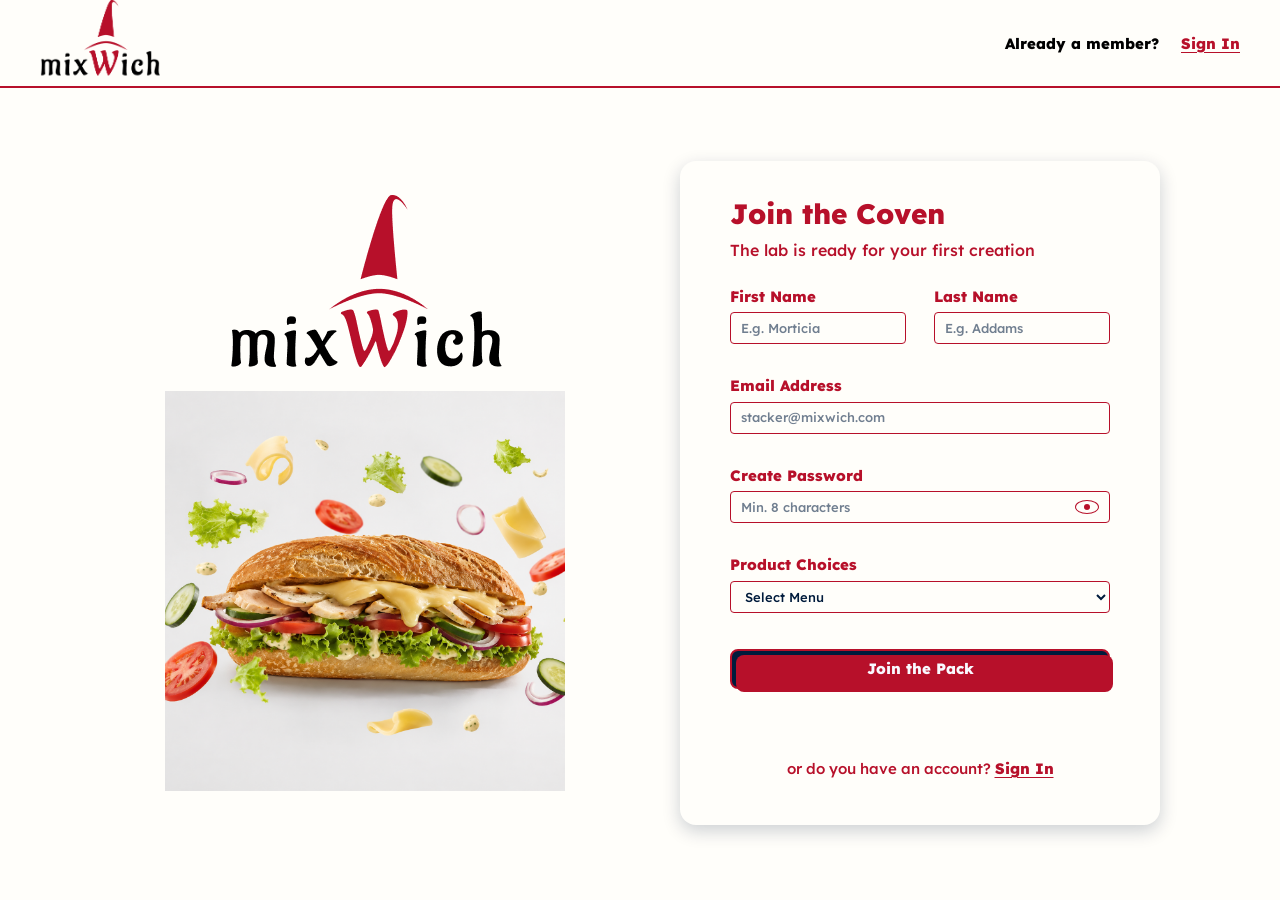
<file: index.html>
<!doctype html>
<html lang="en">
  <head>
    <meta charset="UTF-8" />
    <meta name="viewport" content="width=device-width, initial-scale=1.0" />
    <title>MixWich</title>
    <link rel="icon" type="image/png" href="img/Logo.png" />
    <script>
      window.location.href = "signup.html";
    </script>
  </head>
  <body>
    <a href="signup.html">Click here to continue to signup</a>
  </body>
</html>
</file>
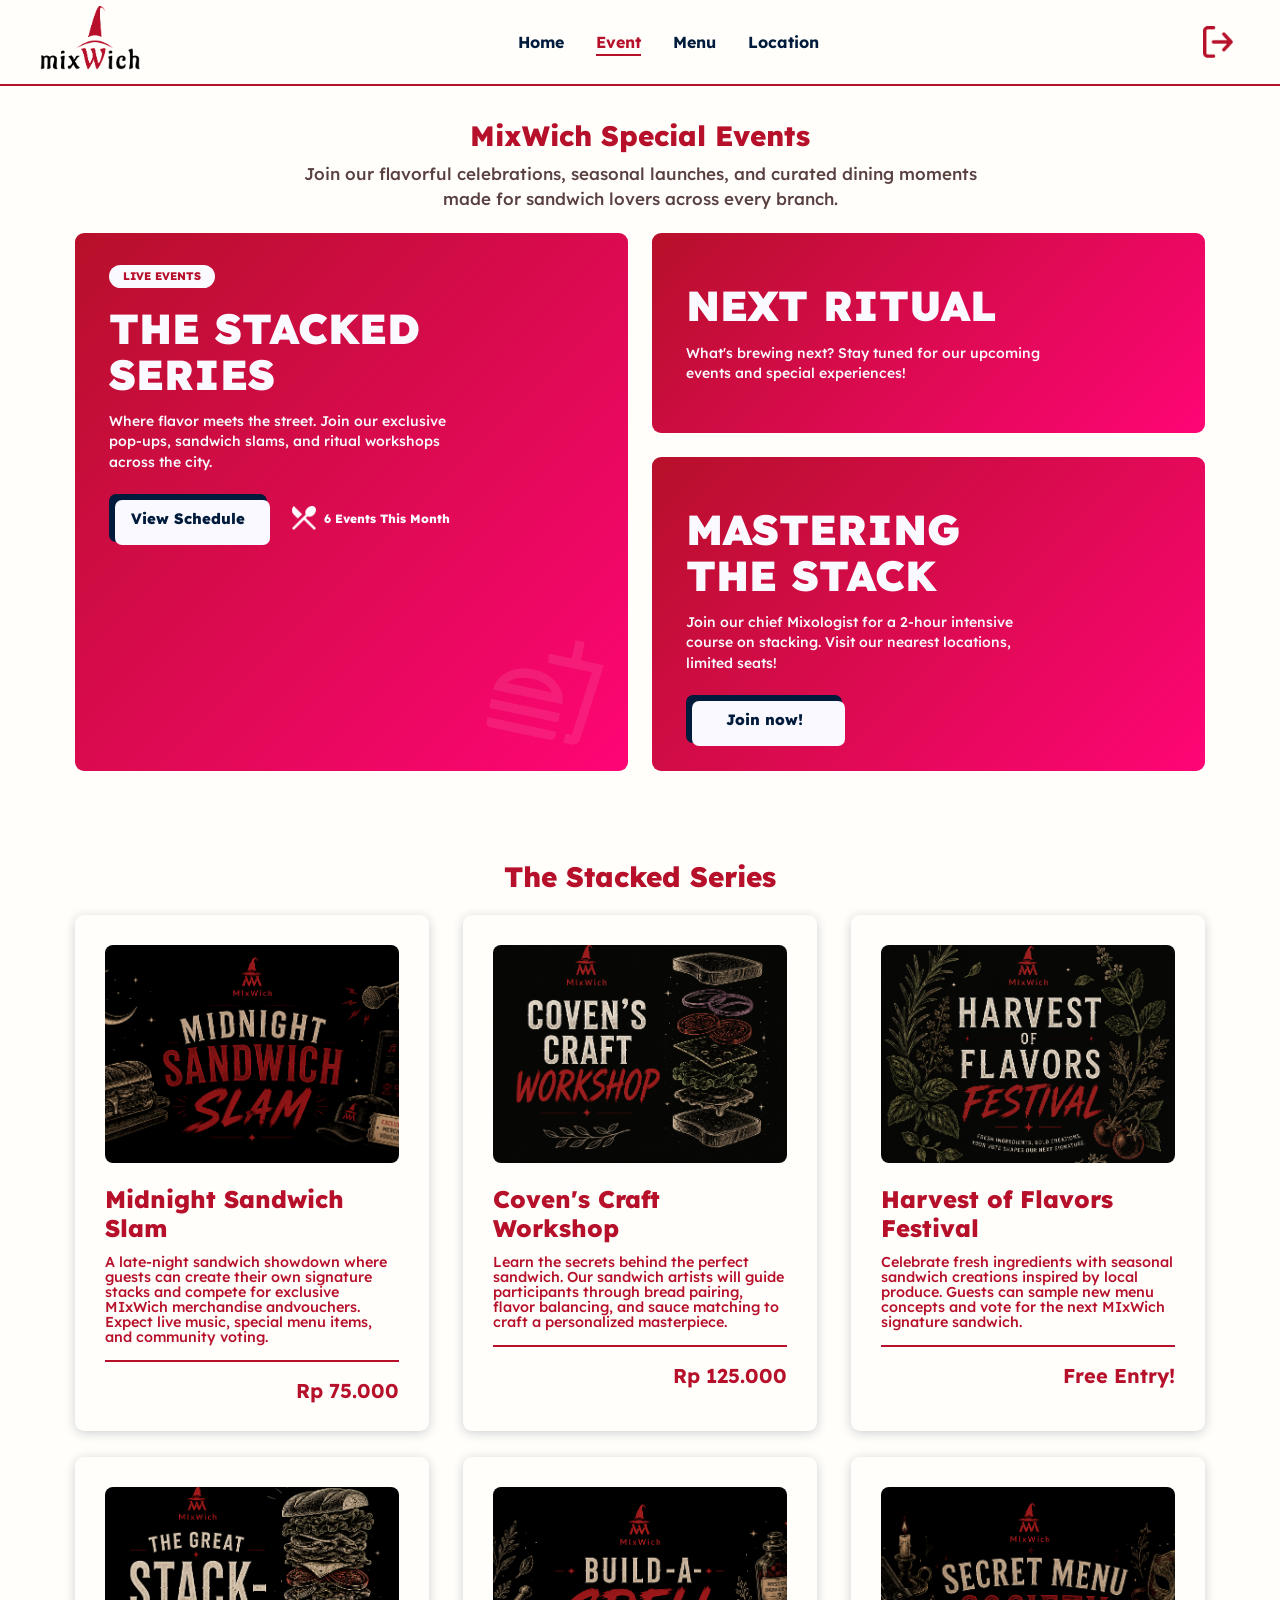
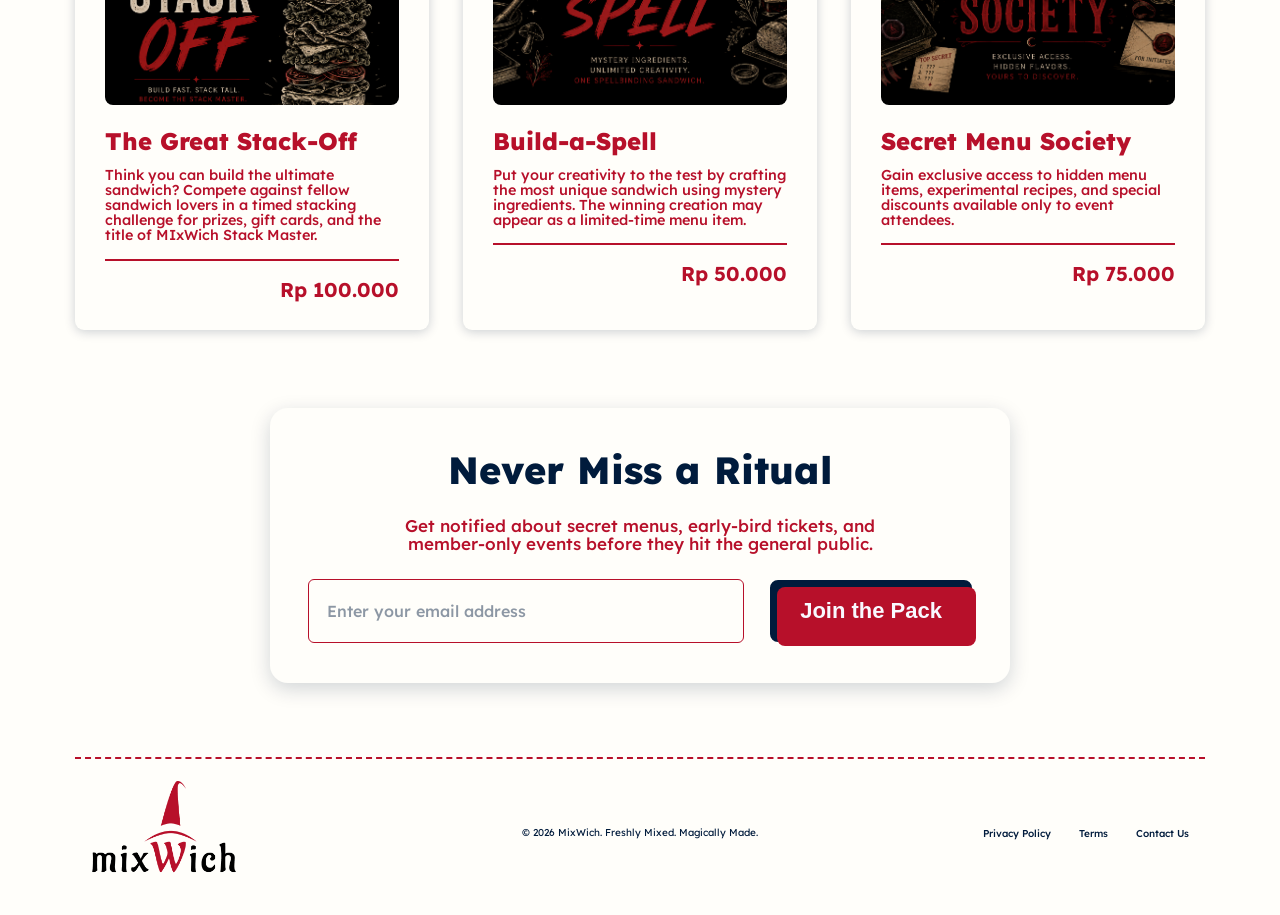
<file: event.html>
<!doctype html>
<html lang="en">
  <head>
    <meta charset="UTF-8" />
    <meta name="viewport" content="width=device-width, initial-scale=1.0" />
    <title>MixWich</title>
    <link rel="icon" type="image/png" href="img/Logo.png" />
    <link rel="stylesheet" href="style.css" />
  </head>
  <body>
    <header class="site-header">
      <nav class="navbar" aria-label="Main navigation">
        <a class="brand" href="home.html" aria-label="MixWich home">
          <img src="img/Logo.png" alt="MixWich" />
        </a>

        <ul class="nav-menu">
          <li><a href="home.html">Home</a></li>
          <li>
            <a class="active" href="event.html" aria-current="page">Event</a>
          </li>
          <li><a href="menu.html">Menu</a></li>
          <li><a href="location.html">Location</a></li>
        </ul>

        <a class="logout-link" href="login.html" aria-label="Logout">
          <img src="img/logout.png" alt="" />
        </a>
      </nav>
    </header>

    <main>
      <section class="event-preview" aria-labelledby="event-preview-title">
        <div class="event-heading">
          <h2 id="event-preview-title">MixWich Special Events</h2>
          <p>
            Join our flavorful celebrations, seasonal launches, and curated
            dining moments made for sandwich lovers across every branch.
          </p>
        </div>

        <div class="event-grid">
          <article class="event-card event-card-featured">
            <span class="event-badge">Live Events</span>
            <h3>The Stacked Series</h3>
            <p>
              Where flavor meets the street. Join our exclusive pop-ups,
              sandwich slams, and ritual workshops across the city.
            </p>

            <div class="event-action-row">
              <a class="event-button" href="#eventLists">View Schedule</a>
              <span class="event-note">
                <img src="img/feast.png" alt="feast" />
                6 Events This Month
              </span>
            </div>

            <img class="event-deco" src="img/deco.png" alt="" />
          </article>

          <article class="event-card">
            <h3>Next Ritual</h3>
            <p>
              What's brewing next? Stay tuned for our upcoming events and
              special experiences!
            </p>
          </article>

          <article class="event-card">
            <h3>Mastering<br />The Stack</h3>
            <p>
              Join our chief Mixologist for a 2-hour intensive course on
              stacking. Visit our nearest locations, limited seats!
            </p>
            <a class="event-button" href="location.html">Join now!</a>
          </article>
        </div>
      </section>

      <section id="eventLists" class="event-list" aria-label="Available events">
        <div class="event-heading">
          <h2 id="upcoming-vibes-title">The Stacked Series</h2>
        </div>
        <div class="ingredient-grid eventpage">
          <article class="ingredient-card eventpage-cards">
            <img
              src="img/events/midnight.png"
              alt="Midnight sandwich slam event"
            />
            <h3>Midnight Sandwich Slam</h3>
            <p>
              A late-night sandwich showdown where guests can create their own
              signature stacks and compete for exclusive MIxWich merchandise
              andvouchers. Expect live music, special menu items, and community
              voting.
            </p>
            <hr />
            <p class="event-price">Rp 75.000</p>
          </article>
          <article class="ingredient-card eventpage-cards">
            <img src="img/events/covencraft.png" alt="Coven Craft Workshop" />
            <h3>Coven's Craft Workshop</h3>
            <p>
              Learn the secrets behind the perfect sandwich. Our sandwich
              artists will guide participants through bread pairing, flavor
              balancing, and sauce matching to craft a personalized masterpiece.
            </p>
            <hr />
            <p class="event-price">Rp 125.000</p>
          </article>
          <article class="ingredient-card eventpage-cards">
            <img
              src="img/events/harvest.png"
              alt="Harvest of Flavors Festival"
            />
            <h3>Harvest of Flavors Festival</h3>
            <p>
              Celebrate fresh ingredients with seasonal sandwich creations
              inspired by local produce. Guests can sample new menu concepts and
              vote for the next MIxWich signature sandwich.
            </p>
            <hr />
            <p class="event-price">Free Entry!</p>
          </article>
          <article class="ingredient-card eventpage-cards">
            <img
              src="img/events/stackoff.png"
              alt="The Great Stack-Off event"
            />
            <h3>The Great Stack-Off</h3>
            <p>
              Think you can build the ultimate sandwich? Compete against fellow
              sandwich lovers in a timed stacking challenge for prizes, gift
              cards, and the title of MIxWich Stack Master.
            </p>
            <hr />
            <p class="event-price">Rp 100.000</p>
          </article>
          <article class="ingredient-card eventpage-cards">
            <img src="img/events/buildaspell.png" alt="Build-a-Spell event" />
            <h3>Build-a-Spell</h3>
            <p>
              Put your creativity to the test by crafting the most unique
              sandwich using mystery ingredients. The winning creation may
              appear as a limited-time menu item.
            </p>
            <hr />
            <p class="event-price">Rp 50.000</p>
          </article>
          <article class="ingredient-card eventpage-cards">
            <img
              src="img/events/secretmenu.png"
              alt="Secret Menu Society event"
            />
            <h3>Secret Menu Society</h3>
            <p>
              Gain exclusive access to hidden menu items, experimental recipes,
              and special discounts available only to event attendees.
            </p>
            <hr />
            <p class="event-price">Rp 75.000</p>
          </article>
        </div>
      </section>

      <section class="ritual-signup" aria-labelledby="ritual-signup-title">
        <div class="ritual-card">
          <h2 id="ritual-signup-title">Never Miss a Ritual</h2>
          <p>
            Get notified about secret menus, early-bird tickets, and member-only
            events before they hit the general public.
          </p>

          <form class="ritual-form" action="">
            <label for="ritual-email">Email address</label>
            <input
              id="ritual-email"
              name="email"
              type="email"
              placeholder="Enter your email address"
              required
            />
            <button class="hero-button" type="submit">Join the Pack</button>
          </form>
        </div>
      </section>
    </main>

    <footer class="site-footer">
      <img src="img/Logo.png" alt="MixWich" />
      <p>&copy; 2026 MixWich. Freshly Mixed. Magically Made.</p>
      <nav aria-label="Footer navigation">
        <a href="">Privacy Policy</a>
        <a href="">Terms</a>
        <a href="">Contact Us</a>
      </nav>
    </footer>

    <script src="script.js"></script>
  </body>
</html>
</file>
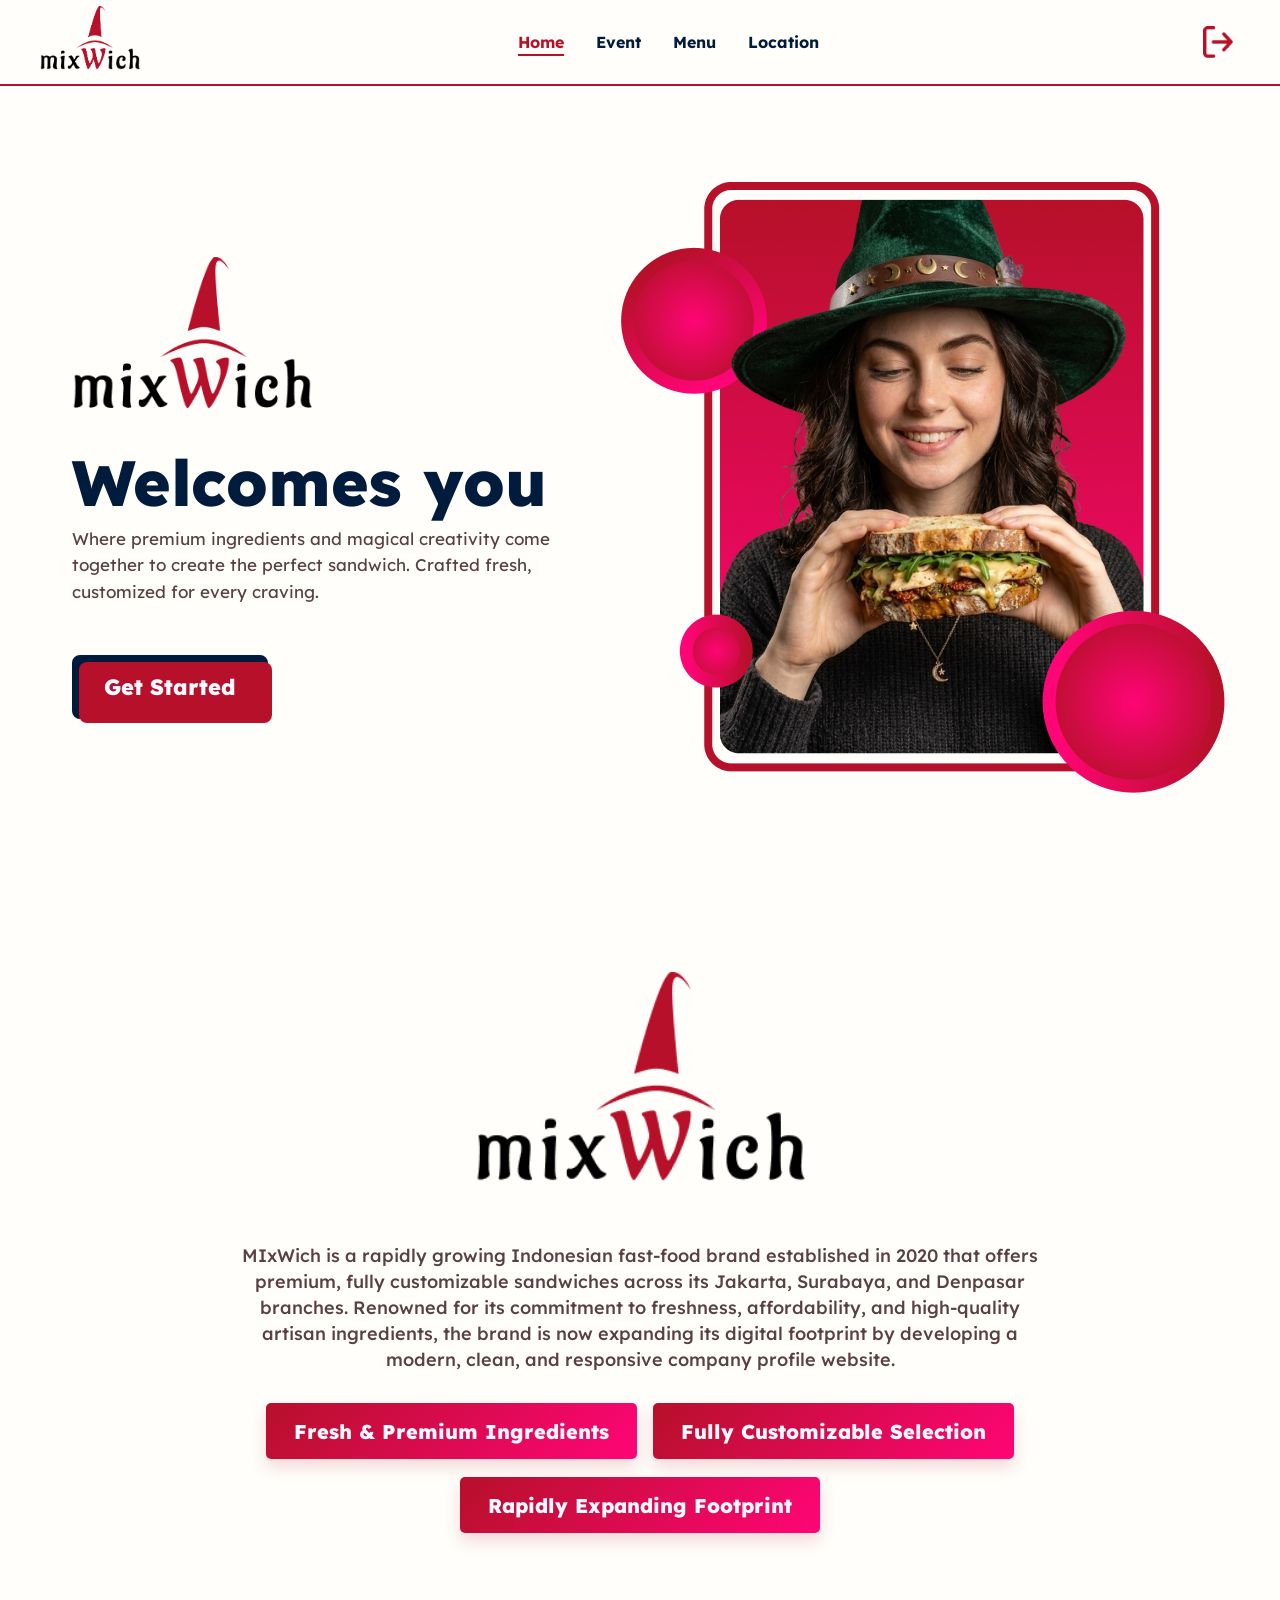
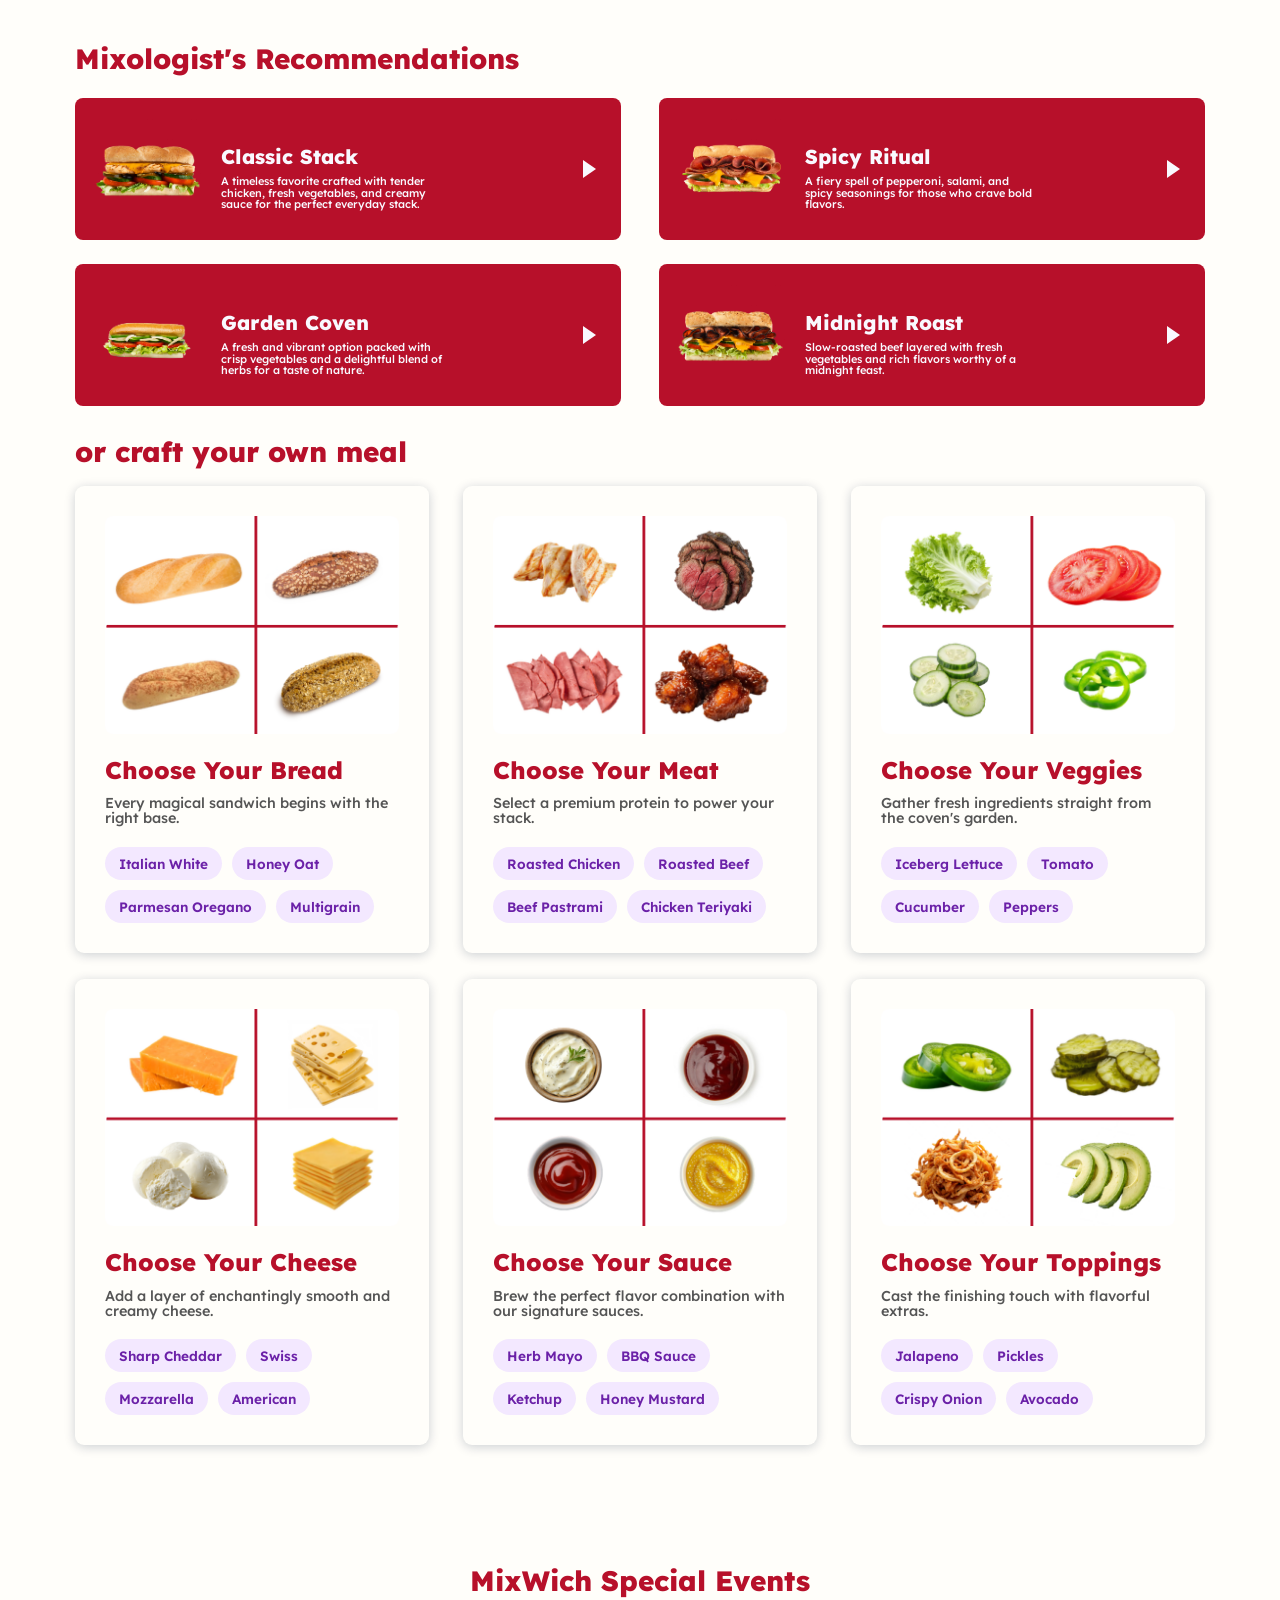
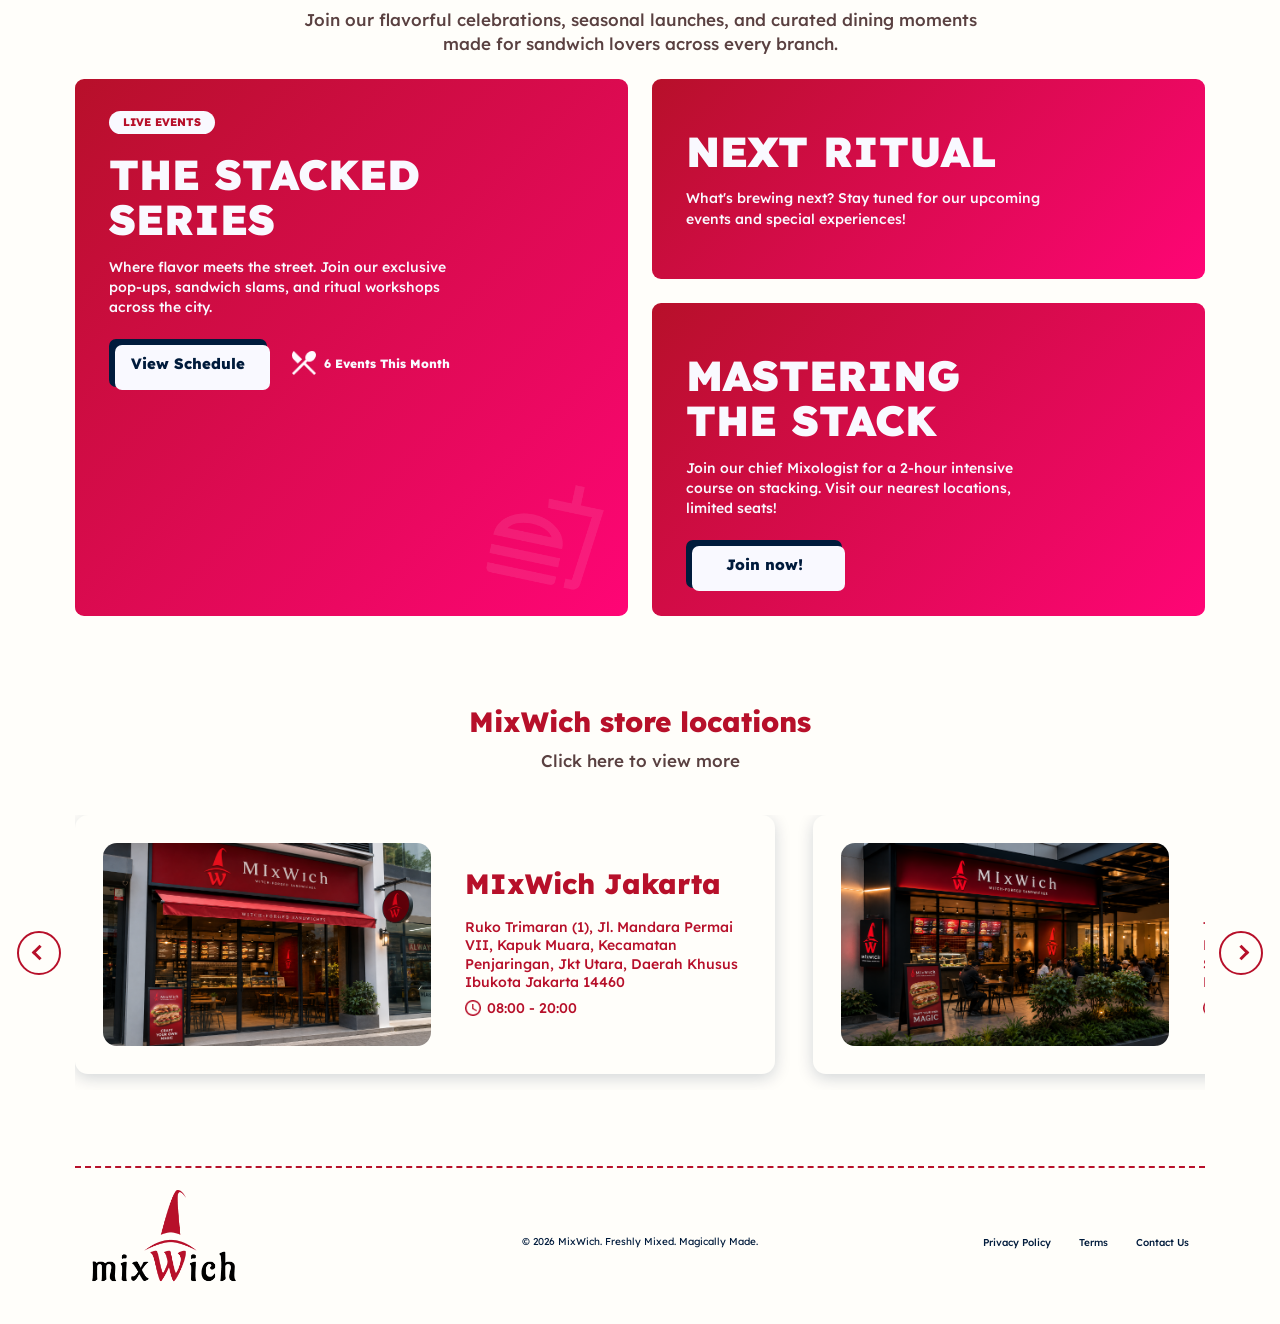
<file: home.html>
<!doctype html>
<html lang="en">
  <head>
    <meta charset="UTF-8" />
    <meta name="viewport" content="width=device-width, initial-scale=1.0" />
    <title>MixWich</title>
    <link rel="icon" type="image/png" href="img/Logo.png" />
    <link rel="stylesheet" href="style.css" />
  </head>
  <body>
    <header class="site-header">
      <nav class="navbar" aria-label="Main navigation">
        <a class="brand" href="home.html" aria-label="MixWich home">
          <img src="img/Logo.png" alt="MixWich" />
        </a>

        <ul class="nav-menu">
          <li>
            <a class="active" href="home.html" aria-current="page">Home</a>
          </li>
          <li><a href="event.html">Event</a></li>
          <li><a href="menu.html">Menu</a></li>
          <li><a href="location.html">Location</a></li>
        </ul>

        <a class="logout-link" href="login.html" aria-label="Logout">
          <img src="img/logout.png" alt="" />
        </a>
      </nav>
    </header>

    <main>
      <section class="hero">
        <div class="hero-content">
          <img class="hero-logo" src="img/Logo.png" alt="MixWich" />
          <h1>Welcomes you</h1>
          <p>
            Where premium ingredients and magical creativity come together to
            create the perfect sandwich. Crafted fresh, customized for every
            craving.
          </p>
          <a class="hero-button" href="#about">Get Started</a>
        </div>

        <div class="hero-visual" aria-hidden="true">
          <img src="img/hero-img.png" alt="" />
        </div>
      </section>

      <section id="about" class="about" aria-labelledby="about-title">
        <div class="about-content">
          <img class="about-logo" src="img/Logo.png" alt="MixWich" />
          <h2 id="about-title">About MixWich</h2>
          <p>
            MIxWich is a rapidly growing Indonesian fast-food brand established
            in 2020 that offers premium, fully customizable sandwiches across
            its Jakarta, Surabaya, and Denpasar branches. Renowned for its
            commitment to freshness, affordability, and high-quality artisan
            ingredients, the brand is now expanding its digital footprint by
            developing a modern, clean, and responsive company profile website.
          </p>

          <div class="about-badges" aria-label="MixWich highlights">
            <span>Fresh &amp; Premium Ingredients</span>
            <span>Fully Customizable Selection</span>
            <span>Rapidly Expanding Footprint</span>
          </div>
        </div>
      </section>

      <section class="menu-preview" aria-labelledby="menu-preview-title">
        <h2 id="menu-preview-title">Mixologist's Recommendations</h2>

        <div class="recommendation-grid">
          <article class="recommendation-card">
            <img src="img/menu/classic-stack.png" alt="Classic Stack" />
            <div>
              <h3>Classic Stack</h3>
              <p>
                A timeless favorite crafted with tender chicken, fresh
                vegetables, and creamy sauce for the perfect everyday stack.
              </p>
            </div>
            <a href="menu.html" aria-label="View Classic Stack"
              ><span></span
            ></a>
          </article>

          <article class="recommendation-card">
            <img src="img/menu/spicy-ritual.png" alt="Spicy Ritual" />
            <div>
              <h3>Spicy Ritual</h3>
              <p>
                A fiery spell of pepperoni, salami, and spicy seasonings for
                those who crave bold flavors.
              </p>
            </div>
            <a href="menu.html" aria-label="View Spicy Ritual"><span></span></a>
          </article>

          <article class="recommendation-card">
            <img src="img/menu/garden-coven.png" alt="Garden Coven" />
            <div>
              <h3>Garden Coven</h3>
              <p>
                A fresh and vibrant option packed with crisp vegetables and a
                delightful blend of herbs for a taste of nature.
              </p>
            </div>
            <a href="menu.html" aria-label="View Garden Coven"><span></span></a>
          </article>

          <article class="recommendation-card">
            <img src="img/menu/midnight-roast.png" alt="Midnight Roast" />
            <div>
              <h3>Midnight Roast</h3>
              <p>
                Slow-roasted beef layered with fresh vegetables and rich flavors
                worthy of a midnight feast.
              </p>
            </div>
            <a href="menu.html" aria-label="View Midnight Roast"
              ><span></span
            ></a>
          </article>
        </div>

        <h2 class="craft-title">or craft your own meal</h2>

        <div class="ingredient-grid">
          <article class="ingredient-card">
            <img src="img/ingredients/bread.png" alt="Choose Your Bread" />
            <h3>Choose Your Bread</h3>
            <p class="ingredient-subtitle">
              Every magical sandwich begins with the right base.
            </p>
            <br />
            <div class="ingredient-tags">
              <span>Italian White</span>
              <span>Honey Oat</span>
              <span>Parmesan Oregano</span>
              <span>Multigrain</span>
            </div>
          </article>

          <article class="ingredient-card">
            <img src="img/ingredients/meat.png" alt="Choose Your Meat" />
            <h3>Choose Your Meat</h3>
            <p class="ingredient-subtitle">
              Select a premium protein to power your stack.
            </p>
            <br />
            <div class="ingredient-tags">
              <span>Roasted Chicken</span>
              <span>Roasted Beef</span>
              <span>Beef Pastrami</span>
              <span>Chicken Teriyaki</span>
            </div>
          </article>

          <article class="ingredient-card">
            <img src="img/ingredients/veggies.png" alt="Choose Your Veggies" />
            <h3>Choose Your Veggies</h3>
            <p class="ingredient-subtitle">
              Gather fresh ingredients straight from the coven's garden.
            </p>
            <br />
            <div class="ingredient-tags">
              <span>Iceberg Lettuce</span>
              <span>Tomato</span>
              <span>Cucumber</span>
              <span>Peppers</span>
            </div>
          </article>

          <article class="ingredient-card">
            <img src="img/ingredients/cheese.png" alt="Choose Your Cheese" />
            <h3>Choose Your Cheese</h3>
            <p class="ingredient-subtitle">
              Add a layer of enchantingly smooth and creamy cheese.
            </p>
            <br />
            <div class="ingredient-tags">
              <span>Sharp Cheddar</span>
              <span>Swiss</span>
              <span>Mozzarella</span>
              <span>American</span>
            </div>
            </p>
          </article>

          <article class="ingredient-card">
            <img src="img/ingredients/sauce.png" alt="Choose Your Sauce" />
            <h3>Choose Your Sauce</h3>
            <p class="ingredient-subtitle">
              Brew the perfect flavor combination with our signature sauces.
            </p>
            <br />
            <div class="ingredient-tags">
              <span>Herb Mayo</span>
              <span>BBQ Sauce</span>
              <span>Ketchup</span>
              <span>Honey Mustard</span>
            </div>
          </article>

          <article class="ingredient-card">
            <img src="img/ingredients/toppings.png" alt="Choose Your Toppings" />
            <h3>Choose Your Toppings</h3>
            <p class="ingredient-subtitle">
              Cast the finishing touch with flavorful extras.
            </p>
            <br />
            <div class="ingredient-tags">
              <span>Jalapeno</span>
              <span>Pickles</span>
              <span>Crispy Onion</span>
              <span>Avocado</span>
            </div>
          </article>
        </div>
      </section>

      <section class="event-preview" aria-labelledby="event-preview-title">
        <div class="event-heading">
          <h2 id="event-preview-title">MixWich Special Events</h2>
          <p>
            Join our flavorful celebrations, seasonal launches, and curated
            dining moments made for sandwich lovers across every branch.
          </p>
        </div>

        <div class="event-grid">
          <article class="event-card event-card-featured">
            <span class="event-badge">Live Events</span>
            <h3>The Stacked Series</h3>
            <p>
              Where flavor meets the street. Join our exclusive pop-ups,
              sandwich slams, and ritual workshops across the city.
            </p>

            <div class="event-action-row">
              <a class="event-button" href="event.html">View Schedule</a>
              <span class="event-note">
                <img src="img/feast.png" alt="feast" />
                6 Events This Month
              </span>
            </div>

            <img class="event-deco" src="img/deco.png" alt="" />
          </article>

          <article class="event-card">
            <h3>Next Ritual</h3>
            <p>
              What's brewing next? Stay tuned for our upcoming events and
              special experiences!
            </p>
          </article>

          <article class="event-card">
            <h3>Mastering<br />The Stack</h3>
            <p>
              Join our chief Mixologist for a 2-hour intensive course on
              stacking. Visit our nearest locations, limited seats!
            </p>
            <a class="event-button" href="location.html">Join now!</a>
          </article>
        </div>
      </section>
    </main>

    <div class="event-heading">
      <h2>MixWich store locations</h2>
      <a href="location.html">
        <p>Click here to view more</p>
      </a>
    </div>
    <section class="location-preview" aria-label="MixWich store locations">
      <button
        class="carousel-button carousel-button-prev"
        type="button"
        aria-label="Previous location"
      >
        <span></span>
      </button>

      <div class="location-carousel">
        <article class="location-card">
          <img class="location-image" src="img/location/jakarta.png" alt="Nama Toko" />
          <div class="location-info">
            <h2>MIxWich Jakarta</h2>
            <p>Ruko Trimaran (1), Jl. Mandara Permai VII, Kapuk Muara, Kecamatan Penjaringan, Jkt Utara, Daerah Khusus Ibukota Jakarta 14460</p>
            <div class="location-time">
              <img src="img/clock.png" alt="" />
              <span>08:00 - 20:00</span>
            </div>
          </div>
        </article>

        <article class="location-card">
          <img class="location-image" src="img/location/BSD.png" alt="Nama Toko" />
          <div class="location-info">
            <h2>MIxWich BSD</h2>
            <p>The Breeze BSD City Lake Level L57A, Jl. BSD Grand Boulevard, Sampora, Serpong Sub-District, Tangerang Regency, Banten 15345</p>
            <div class="location-time">
              <img src="img/clock.png" alt="" />
              <span>08:00 - 20:00</span>
            </div>
          </div>
        </article>

        <article class="location-card">
          <img class="location-image" src="img/location/bali.png" alt="Nama Toko" />
          <div class="location-info">
            <h2>MIxWich Bali</h2>
            <p>Jl. Danau Tamblingan No.17, Sanur, Denpasar Selatan, Kota Denpasar, Bali 80228</p>
            <div class="location-time">
              <img src="img/clock.png" alt="" />
              <span>08:00 - 22:00</span>
            </div>
          </div>
        </article>

        <article class="location-card">
          <img class="location-image" src="img/location/bandung.png" alt="Nama Toko" />
          <div class="location-info">
            <h2>MIxWich Bandung</h2>
            <p>The Tripark, Kecamatan, Kec. Andir, Kota Bandung, Jawa Barat 40181</p>
            <div class="location-time">
              <img src="img/clock.png" alt="" />
              <span>07:00 - 20:00</span>
            </div>
          </div>
        </article>
      </div>

      <button
        class="carousel-button carousel-button-next"
        type="button"
        aria-label="Next location"
      >
        <span></span>
      </button>
    </section>

    <footer class="site-footer">
      <img src="img/Logo.png" alt="MixWich" />
      <p>&copy; 2026 MixWich. Freshly Mixed. Magically Made.</p>
      <nav aria-label="Footer navigation">
        <a href="">Privacy Policy</a>
        <a href="">Terms</a>
        <a href="">Contact Us</a>
      </nav>
    </footer>

    <script src="script.js"></script>
  </body>
</html>
</file>
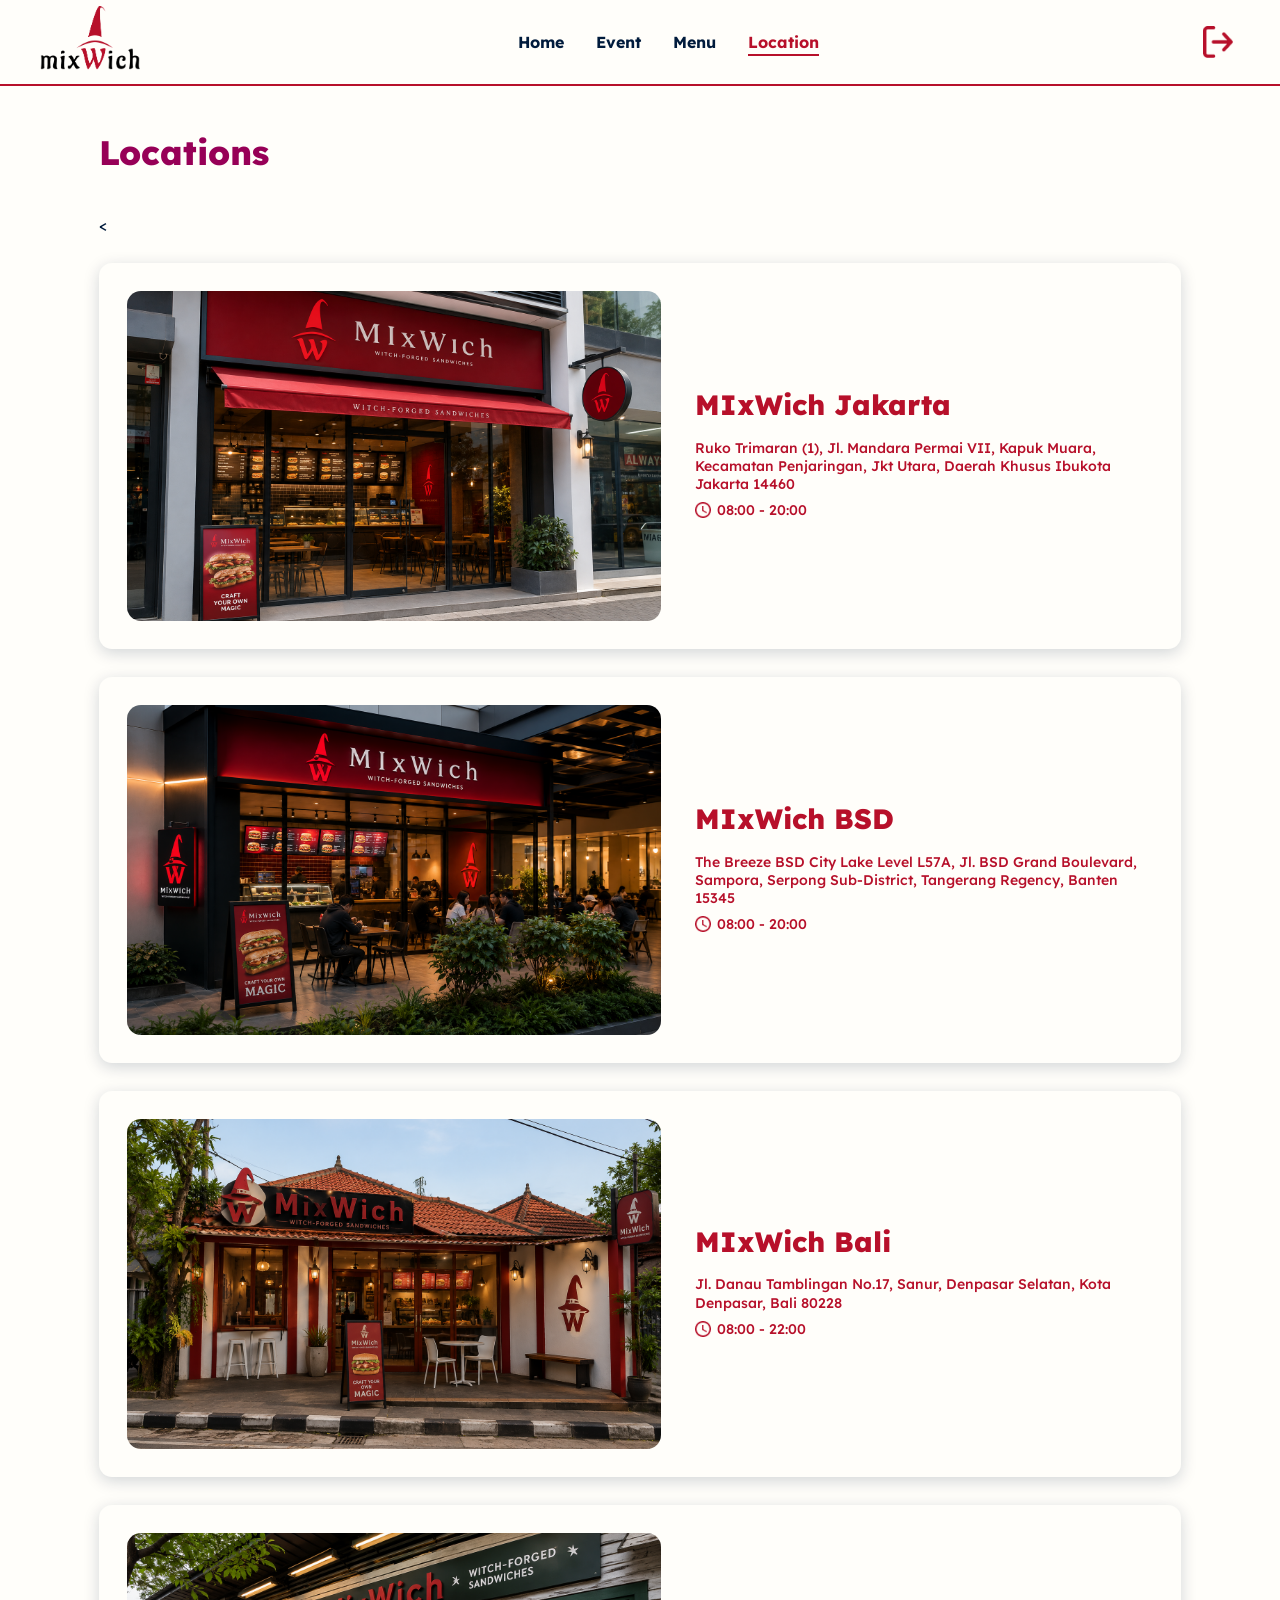
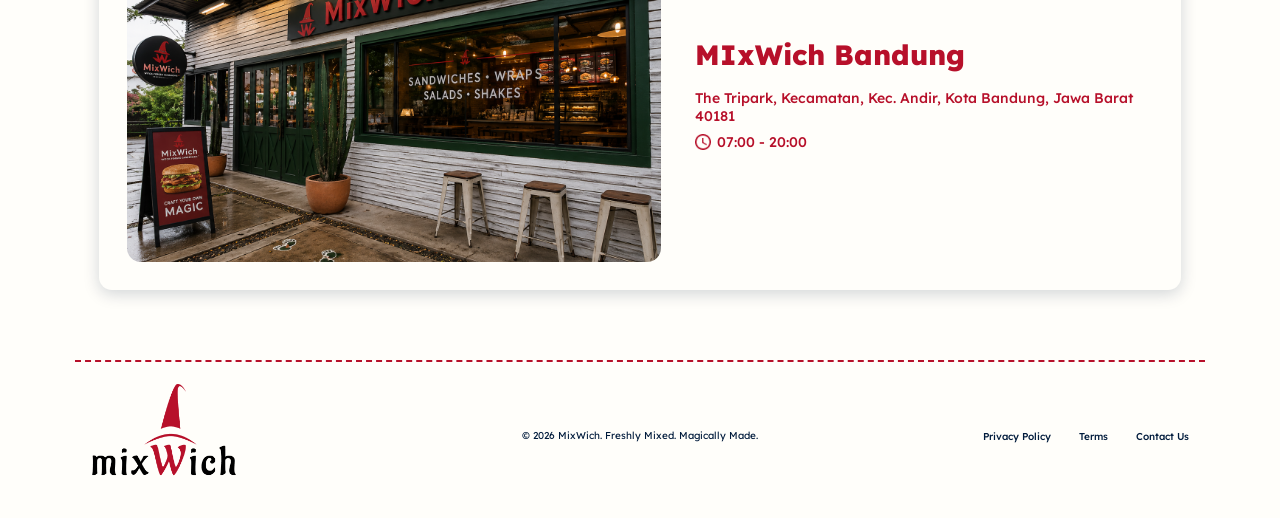
<file: location.html>
<!doctype html>
<html lang="en">
  <head>
    <meta charset="UTF-8" />
    <meta name="viewport" content="width=device-width, initial-scale=1.0" />
    <title>MixWich</title>
    <link rel="icon" type="image/png" href="img/Logo.png" />
    <link rel="stylesheet" href="style.css" />
  </head>
  <body>
    <header class="site-header">
      <nav class="navbar" aria-label="Main navigation">
        <a class="brand" href="home.html" aria-label="MixWich home">
          <img src="img/Logo.png" alt="MixWich" />
        </a>

        <ul class="nav-menu">
          <li><a href="home.html">Home</a></li>
          <li><a href="event.html">Event</a></li>
          <li><a href="menu.html">Menu</a></li>
          <li>
            <a class="active" href="location.html" aria-current="page"
              >Location</a
            >
          </li>
        </ul>

        <a class="logout-link" href="login.html" aria-label="Logout">
          <img src="img/logout.png" alt="" />
        </a>
      </nav>
    </header>

    <main>
      <section class="location-page" aria-labelledby="location-page-title">
        <h1 id="location-page-title">Locations</h1>

        <div class="location-page-list">
          <
          <article class="location-card">
            <img
              class="location-image"
              src="img/location/jakarta.png"
              alt="Nama Toko"
            />
            <div class="location-info">
              <h2>MIxWich Jakarta</h2>
              <p>
                Ruko Trimaran (1), Jl. Mandara Permai VII, Kapuk Muara,
                Kecamatan Penjaringan, Jkt Utara, Daerah Khusus Ibukota Jakarta
                14460
              </p>
              <div class="location-time">
                <img src="img/clock.png" alt="" />
                <span>08:00 - 20:00</span>
              </div>
            </div>
          </article>

          <article class="location-card">
            <img
              class="location-image"
              src="img/location/BSD.png"
              alt="Nama Toko"
            />
            <div class="location-info">
              <h2>MIxWich BSD</h2>
              <p>
                The Breeze BSD City Lake Level L57A, Jl. BSD Grand Boulevard,
                Sampora, Serpong Sub-District, Tangerang Regency, Banten 15345
              </p>
              <div class="location-time">
                <img src="img/clock.png" alt="" />
                <span>08:00 - 20:00</span>
              </div>
            </div>
          </article>

          <article class="location-card">
            <img
              class="location-image"
              src="img/location/bali.png"
              alt="Nama Toko"
            />
            <div class="location-info">
              <h2>MIxWich Bali</h2>
              <p>
                Jl. Danau Tamblingan No.17, Sanur, Denpasar Selatan, Kota
                Denpasar, Bali 80228
              </p>
              <div class="location-time">
                <img src="img/clock.png" alt="" />
                <span>08:00 - 22:00</span>
              </div>
            </div>
          </article>

          <article class="location-card">
            <img
              class="location-image"
              src="img/location/bandung.png"
              alt="Nama Toko"
            />
            <div class="location-info">
              <h2>MIxWich Bandung</h2>
              <p>
                The Tripark, Kecamatan, Kec. Andir, Kota Bandung, Jawa Barat
                40181
              </p>
              <div class="location-time">
                <img src="img/clock.png" alt="" />
                <span>07:00 - 20:00</span>
              </div>
            </div>
          </article>
        </div>
      </section>
    </main>

    <footer class="site-footer">
      <img src="img/Logo.png" alt="MixWich" />
      <p>&copy; 2026 MixWich. Freshly Mixed. Magically Made.</p>
      <nav aria-label="Footer navigation">
        <a href="">Privacy Policy</a>
        <a href="">Terms</a>
        <a href="">Contact Us</a>
      </nav>
    </footer>

    <script src="script.js"></script>
  </body>
</html>
</file>
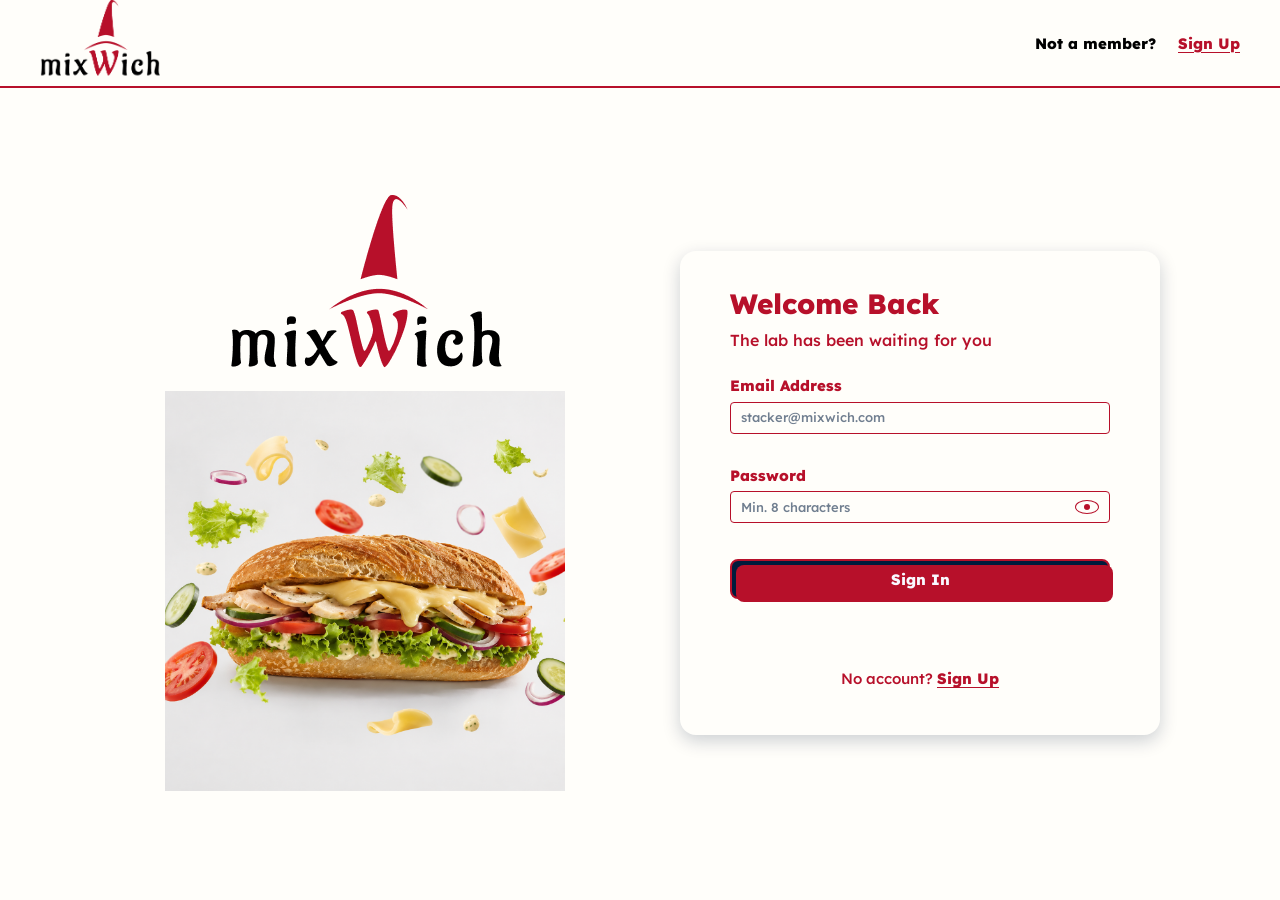
<file: login.html>
<!doctype html>
<html lang="en">
  <head>
    <meta charset="UTF-8" />
    <meta name="viewport" content="width=device-width, initial-scale=1.0" />
    <title>MixWich Login</title>
    <link rel="icon" type="image/png" href="img/Logo.png" />
    <link rel="stylesheet" href="style.css" />
  </head>
  <body class="login-page-body">
    <header class="site-header login-header">
      <nav class="login-navbar" aria-label="Login navigation">
        <a
          class="brand login-brand"
          href="index.html"
          aria-label="MixWich home"
        >
          <img src="img/Logo.png" alt="MixWich" />
        </a>

        <div class="login-nav-action">
          <span>Not a member?</span>
          <a href="signup.html">Sign Up</a>
        </div>
      </nav>
    </header>

    <main class="login-main">
      <section class="login-hero" aria-labelledby="login-title">
        <div class="login-showcase" aria-hidden="true">
          <img class="login-showcase-logo" src="img/Logo.png" alt="" />
          <img class="login-showcase-image" src="img/signin.png" alt="" />
        </div>

        <section class="login-card">
          <h1 id="login-title">Welcome Back</h1>
          <p>The lab has been waiting for you</p>

          <form class="login-form" id="join-form" novalidate>
            <div class="form-field">
              <label for="join-email">Email Address</label>
              <input
                id="join-email"
                name="email"
                type="email"
                placeholder="stacker@mixwich.com"
                autocomplete="email"
              />
              <small class="field-error" aria-live="polite"></small>
            </div>

            <div class="form-field">
              <label for="join-password">Password</label>
              <div class="password-field">
                <input
                  id="join-password"
                  name="password"
                  type="password"
                  placeholder="Min. 8 characters"
                  autocomplete="new-password"
                />
                <button
                  class="password-toggle"
                  type="button"
                  aria-label="Show password"
                >
                  <span></span>
                </button>
              </div>
              <small class="field-error" aria-live="polite"></small>
            </div>

            <button class="login-submit" type="submit">Sign In</button>
            <p
              class="form-message"
              id="join-form-message"
              aria-live="polite"
            ></p>
          </form>

          <p class="login-card-footer">
            No account? <a href="signup.html">Sign Up</a>
          </p>
        </section>
      </section>
    </main>

    <script src="script.js"></script>
  </body>
</html>
</file>
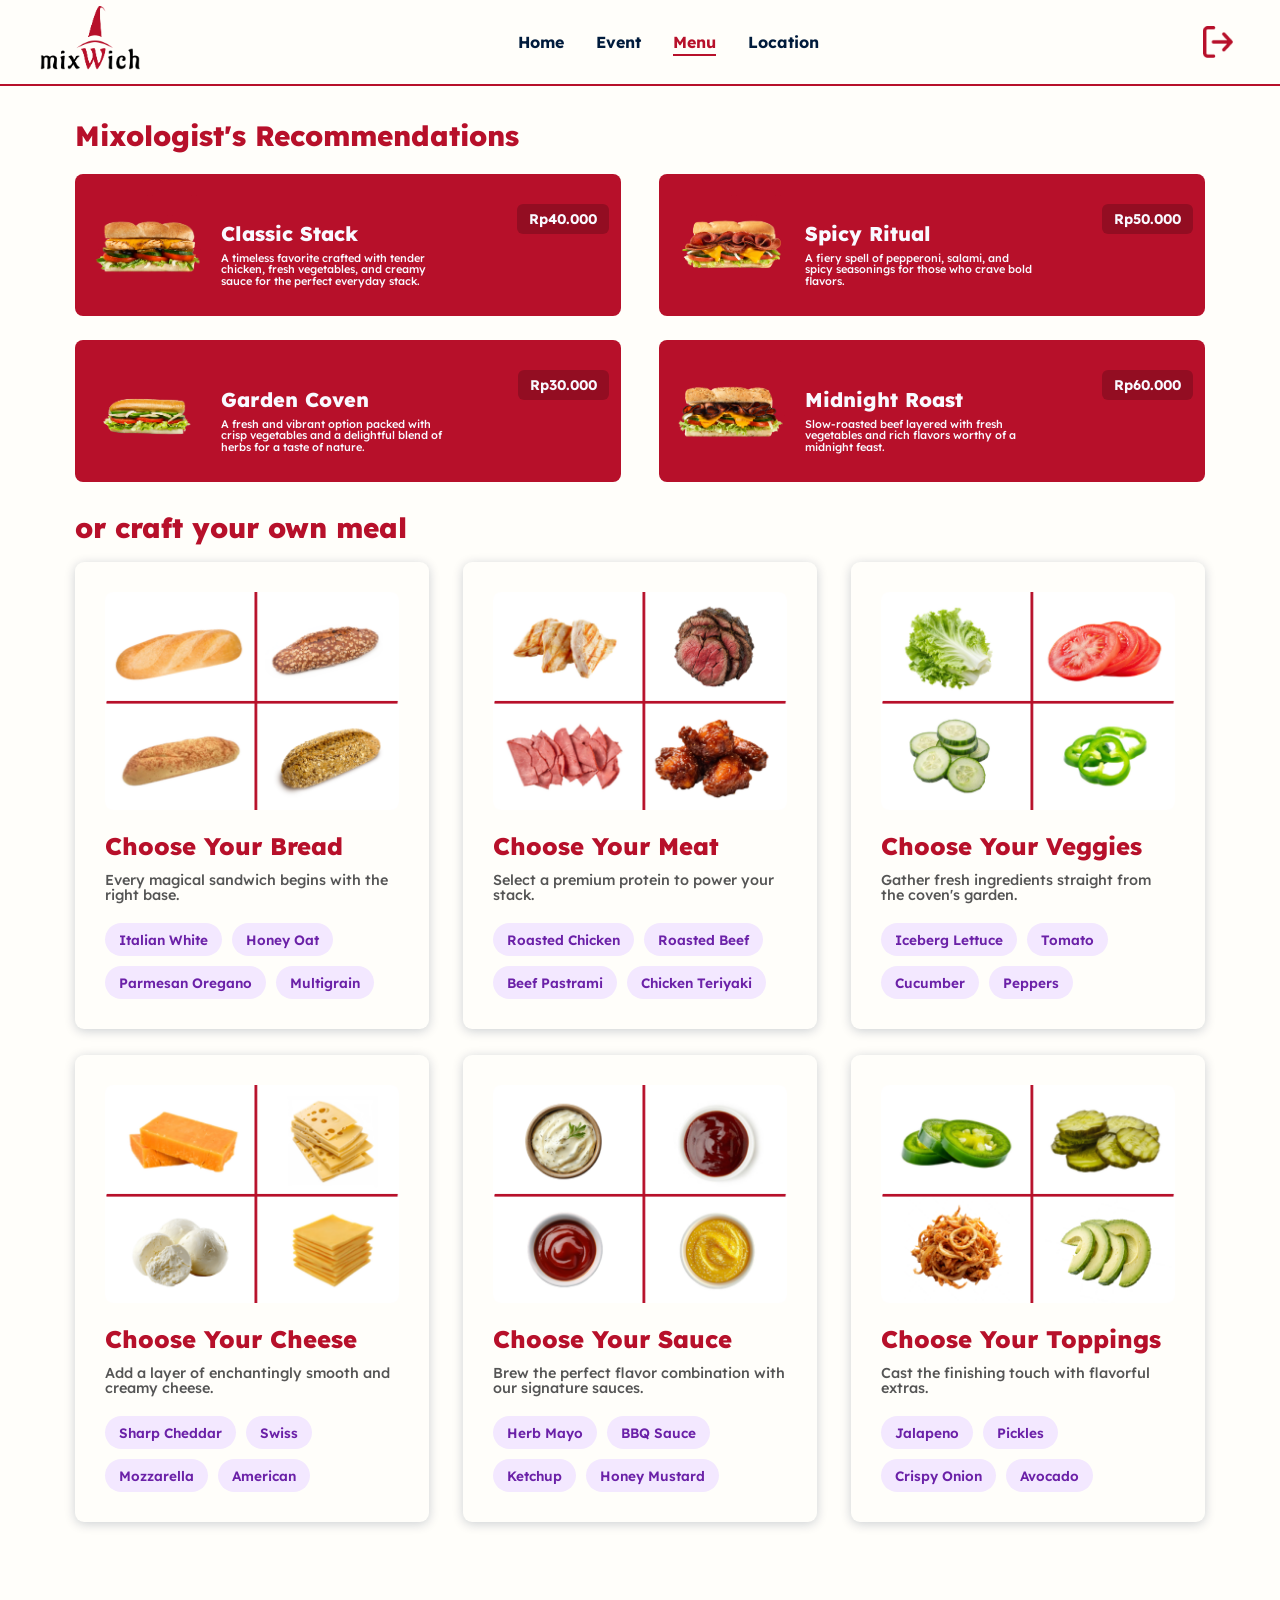
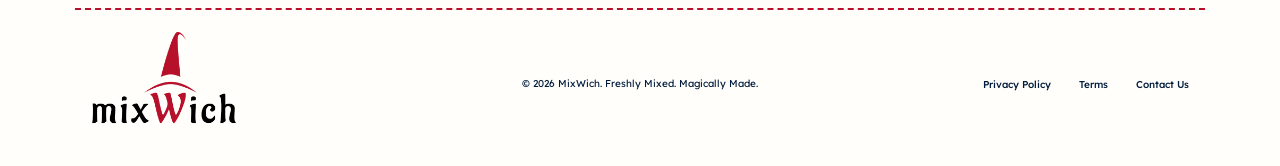
<file: menu.html>
<!doctype html>
<html lang="en">
  <head>
    <meta charset="UTF-8" />
    <meta name="viewport" content="width=device-width, initial-scale=1.0" />
    <title>MixWich</title>
    <link rel="icon" type="image/png" href="img/Logo.png" />
    <link rel="stylesheet" href="style.css" />
  </head>
  <body>
    <header class="site-header">
      <nav class="navbar" aria-label="Main navigation">
        <a class="brand" href="home.html" aria-label="MixWich home">
          <img src="img/Logo.png" alt="MixWich" />
        </a>

        <ul class="nav-menu">
          <li><a href="home.html">Home</a></li>
          <li><a href="event.html">Event</a></li>
          <li>
            <a class="active" href="menu.html" aria-current="page">Menu</a>
          </li>
          <li><a href="location.html">Location</a></li>
        </ul>

        <a class="logout-link" href="login.html" aria-label="Logout">
          <img src="img/logout.png" alt="" />
        </a>
      </nav>
    </header>

    <main>
      <section class="menu-preview" aria-labelledby="menu-preview-title">
        <h2 id="menu-preview-title">Mixologist's Recommendations</h2>

        <div class="recommendation-grid">
          <article class="recommendation-card">
            <img src="img/menu/classic-stack.png" alt="Classic Stack" />
            <div>
              <div class="card-header">
                <h3>Classic Stack</h3>
                <span class="price">Rp40.000</span>
              </div>
              <p>A timeless favorite crafted with tender chicken, fresh vegetables, and creamy sauce for the perfect everyday stack.</p>
            </div>
          </article>    
          </article>

          <article class="recommendation-card">
            <img src="img/menu/spicy-ritual.png" alt="Spicy Ritual" />
            <div>
              <div class="card-header">
                <h3>Spicy Ritual</h3>
                <span class="price">Rp50.000</span>
              </div>
              <p>
                A fiery spell of pepperoni, salami, and spicy seasonings for those who crave bold flavors.
              </p>
            </div>
          </article>

          <article class="recommendation-card">
            <img src="img/menu/garden-coven.png" alt="Garden Coven" />
            <div>
              <div class="card-header">
                <h3>Garden Coven</h3>
                <span class="price">Rp30.000</span>
              </div>
              <p>
                A fresh and vibrant option packed with crisp vegetables and a delightful blend of herbs for a taste of nature.
              </p>
            </div>
          </article>

          <article class="recommendation-card">
            <img src="img/menu/midnight-roast.png" alt="Midnight Roast" />
            <div>
              <div class="card-header">
                <h3>Midnight Roast</h3>
                <span class="price">Rp60.000</span>
              </div>
              <p>
                Slow-roasted beef layered with fresh vegetables and rich flavors worthy of a midnight feast.
              </p>
            </div>
          </article>
        </div>

        <h2 class="craft-title">or craft your own meal</h2>

        <div class="ingredient-grid">
          <article class="ingredient-card">
            <img src="img/ingredients/bread.png" alt="Choose Your Bread" />
            <h3>Choose Your Bread</h3>
            <p class="ingredient-subtitle">
              Every magical sandwich begins with the right base.
            </p>
            <br />
            <div class="ingredient-tags">
              <span>Italian White</span>
              <span>Honey Oat</span>
              <span>Parmesan Oregano</span>
              <span>Multigrain</span>
            </div>
          </article>

          <article class="ingredient-card">
            <img src="img/ingredients/meat.png" alt="Choose Your Meat" />
            <h3>Choose Your Meat</h3>
            <p class="ingredient-subtitle">
              Select a premium protein to power your stack.
            </p>
            <br />
            <div class="ingredient-tags">
              <span>Roasted Chicken</span>
              <span>Roasted Beef</span>
              <span>Beef Pastrami</span>
              <span>Chicken Teriyaki</span>
            </div>
          </article>

          <article class="ingredient-card">
            <img src="img/ingredients/veggies.png" alt="Choose Your Veggies" />
            <h3>Choose Your Veggies</h3>
            <p class="ingredient-subtitle">
              Gather fresh ingredients straight from the coven's garden.
            </p>
            <br />
            <div class="ingredient-tags">
              <span>Iceberg Lettuce</span>
              <span>Tomato</span>
              <span>Cucumber</span>
              <span>Peppers</span>
            </div>
          </article>

          <article class="ingredient-card">
            <img src="img/ingredients/cheese.png" alt="Choose Your Cheese" />
            <h3>Choose Your Cheese</h3>
            <p class="ingredient-subtitle">
              Add a layer of enchantingly smooth and creamy cheese.
            </p>
            <br />
            <div class="ingredient-tags">
              <span>Sharp Cheddar</span>
              <span>Swiss</span>
              <span>Mozzarella</span>
              <span>American</span>
            </div>
            </p>
          </article>

          <article class="ingredient-card">
            <img src="img/ingredients/sauce.png" alt="Choose Your Sauce" />
            <h3>Choose Your Sauce</h3>
            <p class="ingredient-subtitle">
              Brew the perfect flavor combination with our signature sauces.
            </p>
            <br />
            <div class="ingredient-tags">
              <span>Herb Mayo</span>
              <span>BBQ Sauce</span>
              <span>Ketchup</span>
              <span>Honey Mustard</span>
            </div>
          </article>

          <article class="ingredient-card">
            <img src="img/ingredients/toppings.png" alt="Choose Your Toppings" />
            <h3>Choose Your Toppings</h3>
            <p class="ingredient-subtitle">
              Cast the finishing touch with flavorful extras.
            </p>
            <br />
            <div class="ingredient-tags">
              <span>Jalapeno</span>
              <span>Pickles</span>
              <span>Crispy Onion</span>
              <span>Avocado</span>
            </div>
          </article>
        </div>
      </section>
    </main>

    <footer class="site-footer">
      <img src="img/Logo.png" alt="MixWich" />
      <p>&copy; 2026 MixWich. Freshly Mixed. Magically Made.</p>
      <nav aria-label="Footer navigation">
        <a href="">Privacy Policy</a>
        <a href="">Terms</a>
        <a href="">Contact Us</a>
      </nav>
    </footer>

    <script src="script.js"></script>
  </body>
</html>
</file>
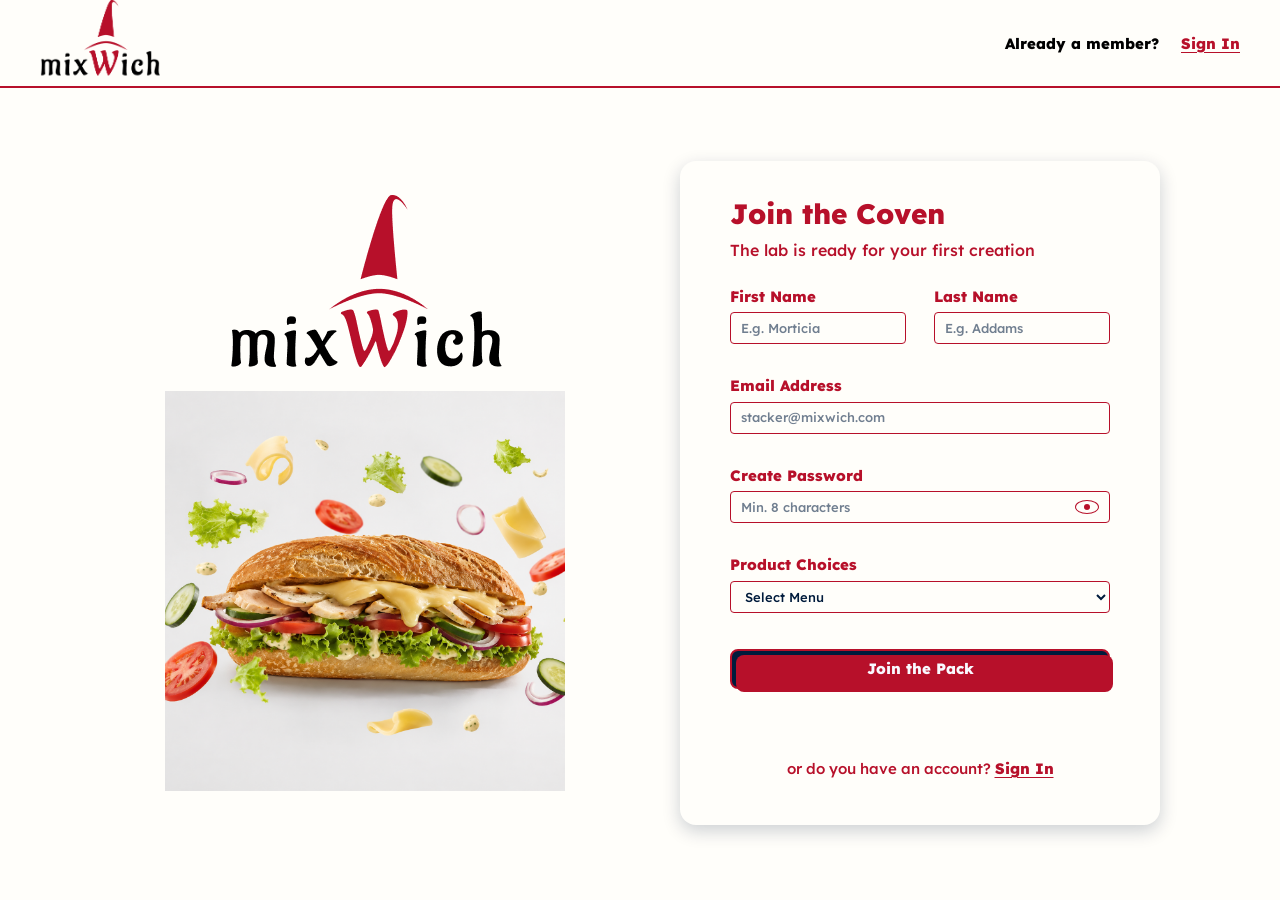
<file: signup.html>
<!doctype html>
<html lang="en">
  <head>
    <meta charset="UTF-8" />
    <meta name="viewport" content="width=device-width, initial-scale=1.0" />
    <title>MixWich Sign Up</title>
    <link rel="icon" type="image/png" href="img/Logo.png" />
    <link rel="stylesheet" href="style.css" />
  </head>
  <body class="login-page-body">
    <header class="site-header login-header">
      <nav class="login-navbar" aria-label="Login navigation">
        <a
          class="brand login-brand"
          href="index.html"
          aria-label="MixWich home"
        >
          <img src="img/Logo.png" alt="MixWich" />
        </a>

        <div class="login-nav-action">
          <span>Already a member?</span>
          <a href="login.html">Sign In</a>
        </div>
      </nav>
    </header>

    <main class="login-main">
      <section class="login-hero" aria-labelledby="login-title">
        <div class="login-showcase" aria-hidden="true">
          <img class="login-showcase-logo" src="img/Logo.png" alt="" />
          <img class="login-showcase-image" src="img/signin.png" alt="" />
        </div>

        <section class="login-card">
          <h1 id="login-title">Join the Coven</h1>
          <p>The lab is ready for your first creation</p>

          <form class="login-form" id="join-form" novalidate>
            <div class="login-form-row">
              <div class="form-field">
                <label for="first-name">First Name</label>
                <input
                  id="first-name"
                  name="firstName"
                  type="text"
                  placeholder="E.g. Morticia"
                  autocomplete="given-name"
                />
                <small class="field-error" aria-live="polite"></small>
              </div>

              <div class="form-field">
                <label for="last-name">Last Name</label>
                <input
                  id="last-name"
                  name="lastName"
                  type="text"
                  placeholder="E.g. Addams"
                  autocomplete="family-name"
                />
                <small class="field-error" aria-live="polite"></small>
              </div>
            </div>

            <div class="form-field">
              <label for="join-email">Email Address</label>
              <input
                id="join-email"
                name="email"
                type="email"
                placeholder="stacker@mixwich.com"
                autocomplete="email"
              />
              <small class="field-error" aria-live="polite"></small>
            </div>

            <div class="form-field">
              <label for="join-password">Create Password</label>
              <div class="password-field">
                <input
                  id="join-password"
                  name="password"
                  type="password"
                  placeholder="Min. 8 characters"
                  autocomplete="new-password"
                />
                <button
                  class="password-toggle"
                  type="button"
                  aria-label="Show password"
                >
                  <span></span>
                </button>
              </div>
              <small class="field-error" aria-live="polite"></small>
            </div>

            <div class="form-field">
              <label for="product-choice">Product Choices</label>
              <select id="product-choice" name="productChoice">
                <option value="">Select Menu</option>
                <option value="classic-stack">Classic Stack</option>
                <option value="spicy-ritual">Spicy Ritual</option>
                <option value="garden-coven">Garden Coven</option>
                <option value="custom-mix">Custom Mix</option>
              </select>
              <small class="field-error" aria-live="polite"></small>
            </div>

            <button class="login-submit" type="submit">Join the Pack</button>
            <p
              class="form-message"
              id="join-form-message"
              aria-live="polite"
            ></p>
          </form>

          <p class="login-card-footer">
            or do you have an account? <a href="login.html">Sign In</a>
          </p>
        </section>
      </section>
    </main>

    <script src="script.js"></script>
  </body>
</html>
</file>
<file: style.css>
@import url("https://fonts.googleapis.com/css2?family=Lexend:wght@100..900&display=swap");

:root {
  --color-primary: #b7102a;
  --color-primary-gradient: linear-gradient(135deg, #b7102a 0%, #ff0576 100%);
  --color-text: #001b3c;
  --color-surface: #f9f9ff;
  --color-background: #fffefa;
  --font-main: "Lexend", sans-serif;
}

* {
  box-sizing: border-box;
  scroll-behavior: smooth;
}

body {
  margin: 0;
  padding-top: 86px;
  font-family: var(--font-main);
  color: var(--color-text);
  background: var(--color-background);
}

a {
  color: inherit;
  text-decoration: none;
}

.site-header {
  position: fixed;
  top: 0;
  left: 0;
  z-index: 100;
  width: 100%;
  background: var(--color-background);
}

.navbar {
  display: flex;
  align-items: center;
  justify-content: space-between;
  min-height: 86px;
  padding: 0 40px;
  background: var(--color-background);
  border-bottom: 2px solid var(--color-primary);
}

.brand {
  display: inline-flex;
  align-items: center;
}

.brand img {
  display: block;
  width: 100px;
  height: auto;
}

.nav-menu {
  display: flex;
  align-items: center;
  justify-content: center;
  gap: 32px;
  margin: 0;
  padding: 0;
  list-style: none;
}

.nav-menu a {
  position: relative;
  display: inline-flex;
  align-items: center;
  min-height: 44px;
  color: var(--color-text);
  font-size: 16px;
  font-weight: 700;
  transition: color 180ms ease;
}

.nav-menu a::after {
  position: absolute;
  left: 0;
  bottom: 8px;
  width: 100%;
  height: 2px;
  content: "";
  background: var(--color-primary);
  transform: scaleX(0);
  transform-origin: center;
  transition: transform 180ms ease;
}

.nav-menu a:hover,
.nav-menu a:focus-visible,
.nav-menu a.active {
  color: var(--color-primary);
}

.nav-menu a:hover::after,
.nav-menu a:focus-visible::after,
.nav-menu a.active::after {
  transform: scaleX(1);
}

.logout-link {
  display: inline-flex;
  align-items: center;
  justify-content: center;
  width: 44px;
  height: 44px;
  border-radius: 6px;
}

.logout-link img {
  display: block;
  width: 32px;
  height: 32px;
  object-fit: contain;
}

.hero {
  display: grid;
  grid-template-columns: minmax(280px, 0.95fr) minmax(360px, 1.05fr);
  align-items: center;
  gap: 56px;
  min-height: calc(100vh - 86px);
  padding: 54px 72px 64px;
  background: var(--color-background);
}

.hero-content {
  max-width: 520px;
}

.hero-logo {
  display: block;
  width: 240px;
  height: auto;
  margin-bottom: 22px;
}

.hero h1 {
  margin: 0 0 12px;
  color: var(--color-text);
  font-size: clamp(44px, 5vw, 70px);
  line-height: 0.98;
  font-weight: 800;
  letter-spacing: 0;
}

.hero p {
  max-width: 520px;
  margin: 0 0 50px;
  color: #5a4141;
  font-size: 17px;
  line-height: 1.55;
  font-weight: 400;
}

.hero-button {
  position: relative;
  z-index: 0;
  display: inline-flex;
  align-items: center;
  justify-content: center;
  min-width: 196px;
  min-height: 60px;
  padding: 16px 28px;
  border: 2px solid var(--color-text);
  border-radius: 8px;
  color: var(--color-surface);
  background: var(--color-text);
  font-size: 22px;
  font-weight: 800;
  isolation: isolate;
  transition: transform 180ms ease;
}

.hero-button::after {
  position: absolute;
  inset: 5px -6px -6px 5px;
  z-index: -1;
  border-radius: 8px;
  content: "";
  background: var(--color-primary);
  transition: transform 180ms ease;
}

.hero-button:hover,
.hero-button:focus-visible {
  transform: translate(2px, 2px);
}

.hero-button:hover::after,
.hero-button:focus-visible::after {
  transform: translate(-3px, -3px);
}

.hero-visual {
  position: relative;
  display: flex;
  align-items: center;
  justify-content: center;
  min-height: 520px;
}

.hero-frame {
  position: relative;
  width: min(100%, 480px);
  aspect-ratio: 0.78;
  border: 6px solid var(--color-primary);
  border-radius: 24px;
  background: var(--color-primary-gradient);
  overflow: hidden;
}

.hero-frame::before {
  position: absolute;
  inset: 10px;
  border: 5px solid var(--color-surface);
  border-radius: 16px;
  content: "";
}

.hero-frame img {
  position: absolute;
  right: -16%;
  bottom: -2%;
  z-index: 1;
  width: 122%;
  height: 108%;
  object-fit: cover;
  object-position: center bottom;
}

.hero-bubble {
  position: absolute;
  z-index: 2;
  display: block;
  border-radius: 50%;
  background: radial-gradient(
    circle at 34% 35%,
    #ff0576 0 18%,
    #e6005a 42%,
    #c90035 100%
  );
}

.hero-bubble-large {
  right: 6%;
  bottom: 4%;
  width: 158px;
  height: 158px;
  box-shadow: 0 0 0 12px #ff0576;
}

.hero-bubble-medium {
  left: 9%;
  top: 23%;
  width: 112px;
  height: 112px;
  box-shadow: 0 0 0 14px #e6005a;
}

.hero-bubble-small {
  left: 18%;
  bottom: 22%;
  width: 50px;
  height: 50px;
  box-shadow: 0 0 0 10px #e6005a;
}

.about {
  padding: 72px 24px 76px;
  background: var(--color-background);
}

.about-content {
  max-width: 860px;
  margin: 0 auto;
  text-align: center;
}

.about-logo {
  display: block;
  width: min(330px, 72vw);
  height: auto;
  margin: 0 auto 34px;
}

.about h2 {
  position: absolute;
  width: 1px;
  height: 1px;
  margin: -1px;
  padding: 0;
  overflow: hidden;
  clip: rect(0, 0, 0, 0);
  white-space: nowrap;
  border: 0;
}

.about p {
  max-width: 800px;
  margin: 0 auto 30px;
  color: #5a4141;
  font-size: 18px;
  line-height: 1.45;
  font-weight: 500;
}

.about-badges {
  display: flex;
  flex-wrap: wrap;
  justify-content: center;
  gap: 18px 16px;
}

.about-badges span {
  display: inline-flex;
  align-items: center;
  justify-content: center;
  min-height: 56px;
  padding: 14px 28px;
  border-radius: 5px;
  color: var(--color-surface);
  background: var(--color-primary-gradient);
  box-shadow: 0 8px 16px rgba(183, 16, 42, 0.16);
  font-size: 20px;
  font-weight: 800;
  transition:
    transform 180ms ease,
    box-shadow 180ms ease,
    filter 180ms ease;
}

.about-badges span:hover,
.about-badges span:focus-visible {
  transform: translateY(-4px) scale(1.02);
  box-shadow: 0 12px 22px #b7102a3d;
  filter: saturate(1.08);
}

.menu-preview {
  padding: 34px 40px 86px;
  background: var(--color-background);
}

.menu-preview h2 {
  max-width: 1130px;
  margin: 0 auto 22px;
  color: var(--color-primary);
  font-size: 28px;
  line-height: 1.15;
  font-weight: 800;
}

.recommendation-grid {
  display: grid;
  grid-template-columns: repeat(2, minmax(280px, 1fr));
  gap: 24px 38px;
  max-width: 1130px;
  margin: 0 auto 30px;
}

.recommendation-card {
  position: relative;
  display: grid;
  grid-template-columns: 110px 1fr 28px;
  align-items: center;
  gap: 18px;
  min-height: 130px;
  padding: 16px 18px;
  border-radius: 8px;
  color: var(--color-surface);
  background: var(--color-primary);
  transition:
    transform 180ms ease,
    box-shadow 180ms ease;
}

.recommendation-card:hover {
  transform: translateY(-3px);
  box-shadow: 0 12px 22px #b7102a33;
}

.recommendation-card img {
  display: block;
  width: 110px;
  height: 110px;
  object-fit: cover;
  object-position: center;
}

.recommendation-card h3,
.ingredient-card h3 {
  margin: 0;
  font-size: 20px;
  line-height: 1.1;
  font-weight: 800;
  padding-top: 20px;
}

.card-header {
  display: flex;
  justify-content: space-between;
  align-items: flex-start;
  gap: 12px;
  margin-bottom: 8px;
}

.recommendation-card h3 {
  margin: 0;
  flex: 1;
}

.price {
  position: absolute;
  top: 30px;
  right: 12px;
  font-size: 14px;
  font-weight: 700;
  color: var(--color-surface);
  background: rgba(0, 0, 0, 0.2);
  padding: 6px 12px;
  border-radius: 6px;
  white-space: nowrap;
}

.recommendation-card p {
  margin: 8px 0 0;
  max-width: 230px;
  font-size: 11px;
  line-height: 1.05;
  font-weight: 500;
}

.recommendation-card a {
  display: inline-flex;
  align-items: center;
  justify-content: center;
  width: 28px;
  height: 38px;
  transition: transform 180ms ease;
}

.recommendation-card a:hover,
.recommendation-card a:focus-visible {
  transform: translateX(3px);
}

.recommendation-card a span {
  display: block;
  width: 0;
  height: 0;
  border-top: 9px solid transparent;
  border-bottom: 9px solid transparent;
  border-left: 13px solid var(--color-surface);
}

.menu-preview .craft-title {
  margin-top: 20px;
  margin-bottom: 18px;
}

.ingredient-grid {
  display: grid;
  grid-template-columns: repeat(3, minmax(190px, 1fr));
  gap: 26px 34px;
  max-width: 1130px;
  margin: 0 auto;
}

.ingredient-card {
  min-height: 450px;
  padding: 30px;
  border-radius: 9px;
  color: var(--color-primary);
  background: var(--color-background);
  box-shadow: 0 2px 11px rgba(0, 27, 60, 0.2);
  transition:
    transform 180ms ease,
    box-shadow 180ms ease;
}

.ingredient-card:hover {
  transform: translateY(-4px);
  box-shadow: 0 12px 22px rgba(0, 27, 60, 0.18);
}

.ingredient-card img {
  display: block;
  width: 100%;
  aspect-ratio: 1.35;
  margin-bottom: 22px;
  border-radius: 8px;
  object-fit: cover;
}

.ingredient-card h3 {
  padding-top: 0;
  margin: 0 0 12px;
  font-size: 1.5rem;
  color: var(--color-primary);
  line-height: 1.2;
  font-weight: 800;
}

.ingredient-subtitle {
  margin: 0 0 35px;
  font-size: 0.95rem;
  color: #555;
  line-height: 1.6;
  font-weight: 400;
}

.ingredient-tags {
  display: flex;
  flex-wrap: wrap;
  gap: 10px;
}

.ingredient-tags span {
  background: #f3e8ff;
  color: #6b21a8;
  padding: 8px 14px;
  border-radius: 999px;
  font-size: 0.85rem;
  font-weight: 600;
  display: inline-block;
}

.ingredient-card p {
  max-width: none;
  margin: 0;
  font-size: 0.9rem;
  line-height: 1.05;
  font-weight: 500;
}

.event-preview {
  padding: 34px 40px 90px;
  background: var(--color-background);
}

.event-heading {
  max-width: 1130px;
  margin: 0 auto 22px;
  text-align: center;
}

.event-heading h2 {
  margin: 0 0 10px;
  color: var(--color-primary);
  font-size: 28px;
  line-height: 1.15;
  font-weight: 800;
  text-align: center;
}

.event-heading p {
  max-width: 680px;
  margin: auto;
  color: #5a4141;
  font-size: 17px;
  line-height: 1.45;
  font-weight: 500;
}

.event-grid {
  display: grid;
  grid-template-columns: minmax(330px, 1fr) minmax(330px, 1fr);
  grid-template-rows: repeat(2, minmax(170px, auto));
  gap: 24px;
  max-width: 1130px;
  margin: 0 auto;
}

.event-card {
  position: relative;
  display: flex;
  flex-direction: column;
  justify-content: flex-start;
  min-height: 172px;
  padding: 32px 34px 28px;
  overflow: hidden;
  border-radius: 9px;
  color: var(--color-surface);
  background: var(--color-primary-gradient);
  transition:
    transform 180ms ease,
    box-shadow 180ms ease;
}

.event-card:hover {
  transform: translateY(-4px);
  box-shadow: 0 14px 24px rgba(183, 16, 42, 0.22);
}

.event-card-featured {
  grid-row: span 2;
  min-height: 368px;
  background: var(--color-primary-gradient);
}

.event-badge {
  align-self: flex-start;
  padding: 6px 14px;
  border-radius: 999px;
  color: var(--color-primary);
  background: var(--color-surface);
  font-size: 11px;
  line-height: 1;
  font-weight: 800;
  text-transform: uppercase;
}

.event-card h3 {
  position: relative;
  z-index: 1;
  margin: 18px 0 14px;
  color: var(--color-surface);
  font-size: clamp(30px, 4vw, 42px);
  line-height: 1.08;
  font-weight: 900;
  text-transform: uppercase;
}

.event-card p {
  position: relative;
  z-index: 1;
  max-width: 360px;
  margin: 0 0 22px;
  font-size: 14px;
  line-height: 1.45;
  font-weight: 500;
}

.event-action-row {
  position: relative;
  z-index: 1;
  display: flex;
  align-items: center;
  gap: 25px;
}

.event-button {
  position: relative;
  z-index: 0;
  display: inline-flex;
  align-items: center;
  justify-content: center;
  min-height: 48px;
  min-width: 156px;
  padding: 12px 20px;
  border: 2px solid var(--color-text);
  border-radius: 7px;
  color: var(--color-text);
  background: var(--color-text);
  font-size: 15px;
  font-weight: 800;
  isolation: isolate;
  transition: transform 180ms ease;
}

.event-card > .event-button {
  align-self: flex-start;
  margin-top: auto;
}

.event-button::after {
  position: absolute;
  inset: 4px -5px -5px 4px;
  z-index: -1;
  border-radius: 7px;
  content: "";
  background: var(--color-surface);
  transition: transform 180ms ease;
}

.event-button:hover,
.event-button:focus-visible {
  transform: translate(2px, 2px);
}

.event-button:hover::after,
.event-button:focus-visible::after {
  transform: translate(-3px, -3px);
}

.event-note {
  display: inline-flex;
  align-items: center;
  gap: 8px;
  color: var(--color-surface);
  font-size: 12px;
  font-weight: 800;
}

.event-note img {
  width: 24px;
  height: 24px;
  object-fit: contain;
}

.event-deco {
  position: absolute;
  right: 16px;
  bottom: 18px;
  width: 132px;
  opacity: 0.35;
  height: auto;
  pointer-events: none;
}

.location-preview {
  position: relative;
  display: grid;
  grid-template-columns: auto minmax(0, 1130px) auto;
  align-items: center;
  gap: 14px;
  padding: 20px 0 76px;
  overflow: hidden;
  background: var(--color-background);
}

.location-carousel {
  display: flex;
  gap: 38px;
  min-width: 0;
  margin: 0;
  padding: 0 16px 16px;
  overflow-x: auto;
  scroll-snap-type: x mandatory;
  scrollbar-width: none;
}

.location-carousel::-webkit-scrollbar {
  display: none;
}

.location-card {
  display: grid;
  grid-template-columns: minmax(220px, 1.05fr) minmax(180px, 0.9fr);
  align-items: center;
  gap: 34px;
  flex: 0 0 min(700px, 84vw);
  min-height: 230px;
  padding: 28px;
  border-radius: 13px;
  background: var(--color-background);
  box-shadow: 0 4px 16px rgba(0, 27, 60, 0.18);
  scroll-snap-align: start;
  transition:
    transform 180ms ease,
    box-shadow 180ms ease;
}

.carousel-button {
  position: relative;
  z-index: 1;
  display: inline-flex;
  align-items: center;
  justify-content: center;
  width: 44px;
  height: 44px;
  border: 2px solid var(--color-primary);
  border-radius: 999px;
  color: var(--color-primary);
  background: var(--color-background);
  cursor: pointer;
  transition:
    transform 180ms ease,
    background 180ms ease;
}

.carousel-button:hover,
.carousel-button:focus-visible {
  transform: translateY(-2px);
  background: var(--color-surface);
}

.carousel-button span {
  display: block;
  width: 11px;
  height: 11px;
  border-top: 3px solid currentColor;
  border-right: 3px solid currentColor;
}

.carousel-button-prev {
  justify-self: end;
}

.carousel-button-prev span {
  transform: rotate(-135deg);
}

.carousel-button-next {
  justify-self: start;
}

.carousel-button-next span {
  transform: rotate(45deg);
}

.location-page {
  max-width: 1130px;
  margin: 0 auto;
  padding: 48px 24px 70px;
  background: var(--color-background);
}

.location-page h1 {
  margin: 0 0 44px;
  color: #970057;
  font-size: 34px;
  line-height: 1.1;
  font-weight: 800;
}

.location-page-list {
  display: grid;
  gap: 28px;
}

.location-page-card {
  padding: 28px;
  border-radius: 12px;
  background: var(--color-background);
  box-shadow: 0 4px 14px rgba(0, 27, 60, 0.18);
  transition:
    transform 180ms ease,
    box-shadow 180ms ease;
}

.location-page-card:hover {
  transform: translateY(-3px);
  box-shadow: 0 14px 24px rgba(0, 27, 60, 0.16);
}

.location-page-card > img {
  display: block;
  width: 100%;
  aspect-ratio: 4.2;
  border-radius: 14px;
  object-fit: cover;
}

.location-page-info {
  padding-top: 22px;
  color: var(--color-primary);
}

.location-page-info h2 {
  margin: 0 0 18px;
  font-size: 24px;
  line-height: 1.1;
  font-weight: 800;
}

.location-page-info p {
  margin: 0 0 6px;
  font-size: 13px;
  line-height: 1.25;
  font-weight: 500;
}

.location-card:hover {
  transform: translateY(-4px);
  box-shadow: 0 14px 26px rgba(0, 27, 60, 0.16);
}

.location-image {
  display: block;
  width: 100%;
  aspect-ratio: 1.62;
  border-radius: 14px;
  object-fit: cover;
}

.location-info h2 {
  margin: 0 0 18px;
  color: var(--color-primary);
  font-size: 28px;
  line-height: 1.1;
  font-weight: 800;
}

.location-info p {
  margin: 0 0 8px;
  color: var(--color-primary);
  font-size: 14px;
  line-height: 1.3;
  font-weight: 500;
}

.location-time {
  display: inline-flex;
  align-items: center;
  gap: 6px;
  color: var(--color-primary);
  font-size: 14px;
  font-weight: 500;
}

.location-time img {
  width: 16px;
  height: 16px;
  object-fit: contain;
}

.eventpage {
  margin-bottom: 50px;
}

.event-list {
  padding: 0 40px;
  background: var(--color-background);
}

.eventpage-cards hr {
  border: solid var(--color-primary) 1px;
  margin-top: 15px;
}

.event-price {
  color: var(--color-primary);
  max-width: none !important;
  font-weight: 700 !important;
  font-size: 20px !important;
  text-align-last: right;
  padding-top: 10px;
}

.ritual-signup {
  padding: 28px 24px 74px;
  background: var(--color-background);
}

.ritual-card {
  max-width: 740px;
  margin: 0 auto;
  padding: 42px 38px 40px;
  border-radius: 18px;
  background: var(--color-background);
  box-shadow: 0 6px 20px rgba(0, 27, 60, 0.18);
  text-align: center;
}

.ritual-card h2 {
  margin: 0 0 26px;
  color: var(--color-text);
  font-size: 38px;
  line-height: 1.1;
  font-weight: 800;
}

.ritual-card p {
  max-width: 500px;
  margin: 0 auto 26px;
  color: var(--color-primary);
  font-size: 17px;
  line-height: 1.05;
  font-weight: 500;
}

.ritual-form {
  display: grid;
  grid-template-columns: minmax(240px, 1fr) auto;
  gap: 26px;
  align-items: center;
}

.ritual-form label {
  position: absolute;
  width: 1px;
  height: 1px;
  margin: -1px;
  padding: 0;
  overflow: hidden;
  clip: rect(0, 0, 0, 0);
  white-space: nowrap;
  border: 0;
}

.ritual-form input {
  width: 100%;
  min-height: 64px;
  padding: 0 18px;
  border: 1.5px solid var(--color-primary);
  border-radius: 6px;
  color: var(--color-text);
  background: var(--color-background);
  font: 500 16px/1 var(--font-main);
  outline: none;
  transition:
    border-color 180ms ease,
    box-shadow 180ms ease;
}

.ritual-form input::placeholder {
  color: rgba(0, 27, 60, 0.45);
}

.ritual-form input:focus {
  border-color: #ff0576;
  box-shadow: 0 0 0 4px rgba(183, 16, 42, 0.12);
}

.site-footer {
  display: grid;
  grid-template-columns: 1fr auto 1fr;
  align-items: center;
  gap: 24px;
  max-width: 1130px;
  margin: 0 auto;
  padding: 22px 16px 30px;
  border-top: 2px dashed var(--color-primary);
  background: var(--color-background);
}

.site-footer img {
  display: block;
  width: 145px;
  height: auto;
}

.site-footer p {
  margin: 0;
  color: var(--color-text);
  font-size: 10px;
  line-height: 1.4;
  text-align: center;
}

.site-footer nav {
  display: flex;
  align-items: center;
  justify-content: flex-end;
  gap: 28px;
}

.site-footer a {
  color: var(--color-text);
  font-size: 10px;
  font-weight: 500;
  transition: color 180ms ease;
}

.site-footer a:hover,
.site-footer a:focus-visible {
  color: var(--color-primary);
}

.login-page-body {
  background: var(--color-background);
}

.login-header {
  border-bottom: 0;
}

.login-navbar {
  display: flex;
  align-items: center;
  justify-content: space-between;
  min-height: 86px;
  padding: 0 40px;
  background: var(--color-background);
  border-bottom: 2px solid var(--color-primary);
}

.login-brand img {
  width: 120px;
}

.login-nav-action {
  display: inline-flex;
  align-items: center;
  gap: 22px;
  color: #000000;
  font-size: 15px;
  font-weight: 800;
}

.login-nav-action a {
  color: var(--color-primary);
  text-decoration: underline;
  text-underline-offset: 3px;
}

.login-main {
  min-height: calc(100vh - 86px);
  padding: 54px 70px;
  background: var(--color-background);
}

.login-hero {
  display: grid;
  grid-template-columns: minmax(280px, 1fr) minmax(360px, 480px);
  align-items: center;
  gap: 70px;
  max-width: 1040px;
  min-height: calc(100vh - 194px);
  margin: 0 auto;
}

.login-showcase {
  display: grid;
  justify-items: center;
}

.login-showcase-image {
  display: block;
  width: 100%;
  max-width: 400px;
  height: auto;
  object-fit: contain;
}

.login-card {
  padding: 38px 50px 46px;
  border-radius: 16px;
  background: var(--color-background);
  box-shadow: 0 6px 18px #001b3c33;
}

.login-card h1 {
  margin: 0 0 10px;
  color: var(--color-primary);
  font-size: 28px;
  line-height: 1.1;
  font-weight: 800;
}

.login-card > p {
  margin: 0 0 28px;
  color: var(--color-primary);
  font-size: 16px;
  line-height: 1.3;
  font-weight: 500;
}

.login-form {
  display: grid;
  gap: 14px;
}

.login-form-row {
  display: grid;
  grid-template-columns: 1fr 1fr;
  gap: 28px;
}

.form-field {
  display: grid;
  gap: 7px;
}

.form-field label {
  color: var(--color-primary);
  font-size: 15px;
  line-height: 1.1;
  font-weight: 800;
}

.form-field input,
.form-field select {
  width: 100%;
  min-height: 32px;
  padding: 6px 10px;
  border: 1.5px solid var(--color-primary);
  border-radius: 4px;
  color: var(--color-text);
  background: var(--color-background);
  font: 500 13px/1.2 var(--font-main);
  outline: none;
  transition:
    border-color 180ms ease,
    box-shadow 180ms ease;
}

.form-field select {
  appearance: auto;
}

.form-field input::placeholder {
  color: rgba(0, 27, 60, 0.56);
}

.form-field input:focus,
.form-field select:focus {
  border-color: #ff0576;
  box-shadow: 0 0 0 3px rgba(183, 16, 42, 0.12);
}

.form-field.is-invalid input,
.form-field.is-invalid select {
  border-color: #ff0576;
  background: rgba(255, 5, 118, 0.04);
}

.field-error {
  min-height: 13px;
  color: #ff0576;
  font-size: 11px;
  line-height: 1.15;
  font-weight: 600;
}

.password-field {
  position: relative;
}

.password-field input {
  padding-right: 44px;
}

.password-toggle {
  position: absolute;
  top: 50%;
  right: 10px;
  display: inline-flex;
  align-items: center;
  justify-content: center;
  width: 26px;
  height: 22px;
  padding: 0;
  border: 0;
  background: transparent;
  cursor: pointer;
  transform: translateY(-50%);
}

.password-toggle span {
  position: relative;
  display: block;
  width: 24px;
  height: 14px;
  border: 1.5px solid var(--color-primary);
  border-radius: 50%;
}

.password-toggle span::after {
  position: absolute;
  top: 50%;
  left: 50%;
  width: 6px;
  height: 6px;
  border-radius: 50%;
  content: "";
  background: var(--color-primary);
  transform: translate(-50%, -50%);
}

.login-submit {
  position: relative;
  z-index: 0;
  display: inline-flex;
  align-items: center;
  justify-content: center;
  width: 100%;
  min-height: 40px;
  margin-top: 2px;
  padding: 10px 18px;
  border: 2px solid var(--color-primary);
  border-radius: 8px;
  color: var(--color-surface);
  background: var(--color-text);
  font: 800 15px/1 var(--font-main);
  cursor: pointer;
  isolation: isolate;
  transition: transform 180ms ease;
}

.login-submit::after {
  position: absolute;
  inset: 4px -5px -5px 4px;
  z-index: -1;
  border-radius: 8px;
  content: "";
  background: var(--color-primary);
  transition: transform 180ms ease;
}

.login-submit:hover,
.login-submit:focus-visible {
  transform: translate(2px, 2px);
}

.login-submit:hover::after,
.login-submit:focus-visible::after {
  transform: translate(-3px, -3px);
}

.form-message {
  min-height: 17px;
  margin: 2px 0 0;
  color: var(--color-primary);
  font-size: 12px;
  line-height: 1.3;
  font-weight: 700;
  text-align: center;
}

.login-card .login-card-footer {
  margin: 38px 0 0;
  color: var(--color-primary);
  font-size: 15px;
  line-height: 1.25;
  text-align: center;
}

.login-card-footer a {
  color: var(--color-primary);
  font-weight: 800;
  text-decoration: underline;
  text-underline-offset: 3px;
}

@media (max-width: 1024px) {
  .navbar {
    padding-inline: 28px;
  }

  .event-preview {
    padding-inline: 32px;
  }

  .event-grid {
    grid-template-columns: minmax(280px, 1fr) minmax(280px, 1fr);
  }

  .event-card {
    padding: 28px;
  }

  .event-card h3 {
    font-size: clamp(28px, 4vw, 36px);
  }

  .event-list {
    padding-inline: 32px;
  }

  .eventpage.ingredient-grid {
    grid-template-columns: repeat(2, minmax(220px, 1fr));
  }

  .ritual-card {
    max-width: 720px;
  }

  .login-main {
    padding: 46px 36px;
  }

  .login-hero {
    gap: 40px;
  }

  .login-card {
    padding-inline: 34px;
  }
}

@media (max-width: 720px) {
  body {
    padding-top: 148px;
  }

  .navbar {
    flex-wrap: wrap;
    gap: 12px 20px;
    padding: 18px 24px;
  }

  .brand img {
    width: 130px;
  }

  .nav-menu {
    order: 3;
    width: 100%;
    justify-content: flex-start;
    gap: 24px;
    overflow-x: auto;
  }

  .nav-menu a {
    font-size: 15px;
  }

  .hero {
    grid-template-columns: 1fr;
    gap: 36px;
    min-height: auto;
    padding: 44px 24px 56px;
  }

  .hero-content {
    max-width: none;
  }

  .hero-logo {
    width: 190px;
  }

  .hero p {
    margin-bottom: 34px;
    font-size: 16px;
  }

  .hero-visual {
    min-height: 420px;
  }

  .hero-frame {
    width: min(100%, 360px);
  }

  .hero-bubble-large {
    right: 4%;
    width: 110px;
    height: 110px;
  }

  .hero-bubble-medium {
    left: 2%;
    width: 80px;
    height: 80px;
  }

  .about {
    padding: 52px 24px 60px;
  }

  .about-logo {
    margin-bottom: 26px;
  }

  .about p {
    font-size: 16px;
  }

  .about-badges {
    align-items: stretch;
    flex-direction: column;
  }

  .about-badges span {
    width: 100%;
    min-height: 52px;
    padding: 13px 18px;
    font-size: 17px;
  }

  .menu-preview {
    padding: 32px 24px 64px;
  }

  .menu-preview h2 {
    font-size: 24px;
  }

  .recommendation-grid,
  .ingredient-grid {
    grid-template-columns: 1fr;
  }

  .recommendation-card {
    grid-template-columns: 96px 1fr 24px;
    gap: 14px;
    padding: 14px;
  }

  .recommendation-card img {
    width: 96px;
    height: 88px;
  }

  .recommendation-card h3,
  .ingredient-card h3 {
    font-size: 18px;
  }

  .event-preview {
    padding: 32px 24px 64px;
  }

  .event-heading h2 {
    font-size: 24px;
  }

  .event-heading p {
    font-size: 16px;
  }

  .event-grid {
    grid-template-columns: 1fr;
    grid-template-rows: auto;
  }

  .event-card {
    min-height: 230px;
    padding: 28px 24px;
  }

  .event-card-featured {
    grid-row: auto;
    min-height: 330px;
  }

  .event-action-row {
    align-items: flex-start;
    flex-direction: column;
  }

  .event-deco {
    width: 100px;
  }

  .event-list {
    padding-inline: 24px;
  }

  .eventpage {
    margin-bottom: 34px;
  }

  .eventpage.ingredient-grid {
    grid-template-columns: 1fr;
  }

  .event-price {
    font-size: 18px !important;
  }

  .ritual-signup {
    padding: 18px 24px 52px;
  }

  .ritual-card {
    padding: 34px 22px 32px;
    border-radius: 15px;
  }

  .ritual-card h2 {
    margin-bottom: 18px;
    font-size: 30px;
  }

  .ritual-card p {
    font-size: 15px;
    line-height: 1.25;
  }

  .ritual-form {
    grid-template-columns: 1fr;
    gap: 18px;
  }

  .ritual-form input,
  .ritual-form button {
    min-height: 54px;
  }

  .location-preview {
    grid-template-columns: auto minmax(0, 1fr) auto;
    gap: 8px;
    padding-inline: 8px;
    padding-bottom: 52px;
  }

  .location-carousel {
    gap: 20px;
    padding-inline: 24px;
  }

  .location-card {
    grid-template-columns: 1fr;
    gap: 22px;
    flex-basis: 86vw;
    min-height: auto;
    padding: 20px;
  }

  .location-info h2 {
    font-size: 24px;
  }

  .carousel-button {
    width: 38px;
    height: 38px;
  }

  .location-page {
    padding: 34px 16px 54px;
  }

  .location-page h1 {
    margin-bottom: 28px;
    font-size: 28px;
  }

  .location-page-card {
    padding: 18px;
  }

  .location-page-card > img {
    aspect-ratio: 2.1;
  }

  .site-footer {
    grid-template-columns: 1fr;
    justify-items: center;
    text-align: center;
  }

  .site-footer nav {
    justify-content: center;
    flex-wrap: wrap;
    gap: 16px 24px;
  }

  .login-navbar {
    flex-wrap: wrap;
    gap: 12px;
    min-height: 118px;
    padding: 18px 24px;
  }

  .login-brand img {
    width: 112px;
  }

  .login-nav-action {
    width: 100%;
    justify-content: space-between;
    gap: 14px;
    font-size: 14px;
  }

  .login-main {
    padding: 38px 22px 54px;
  }

  .login-hero {
    grid-template-columns: 1fr;
    gap: 34px;
    min-height: auto;
  }

  .login-showcase-logo,
  .login-showcase-image {
    width: min(260px, 82%);
  }

  .login-card {
    padding: 32px 24px 38px;
  }

  .login-card h1 {
    font-size: 26px;
  }

  .login-form-row {
    grid-template-columns: 1fr;
    gap: 14px;
  }
}
</file>
